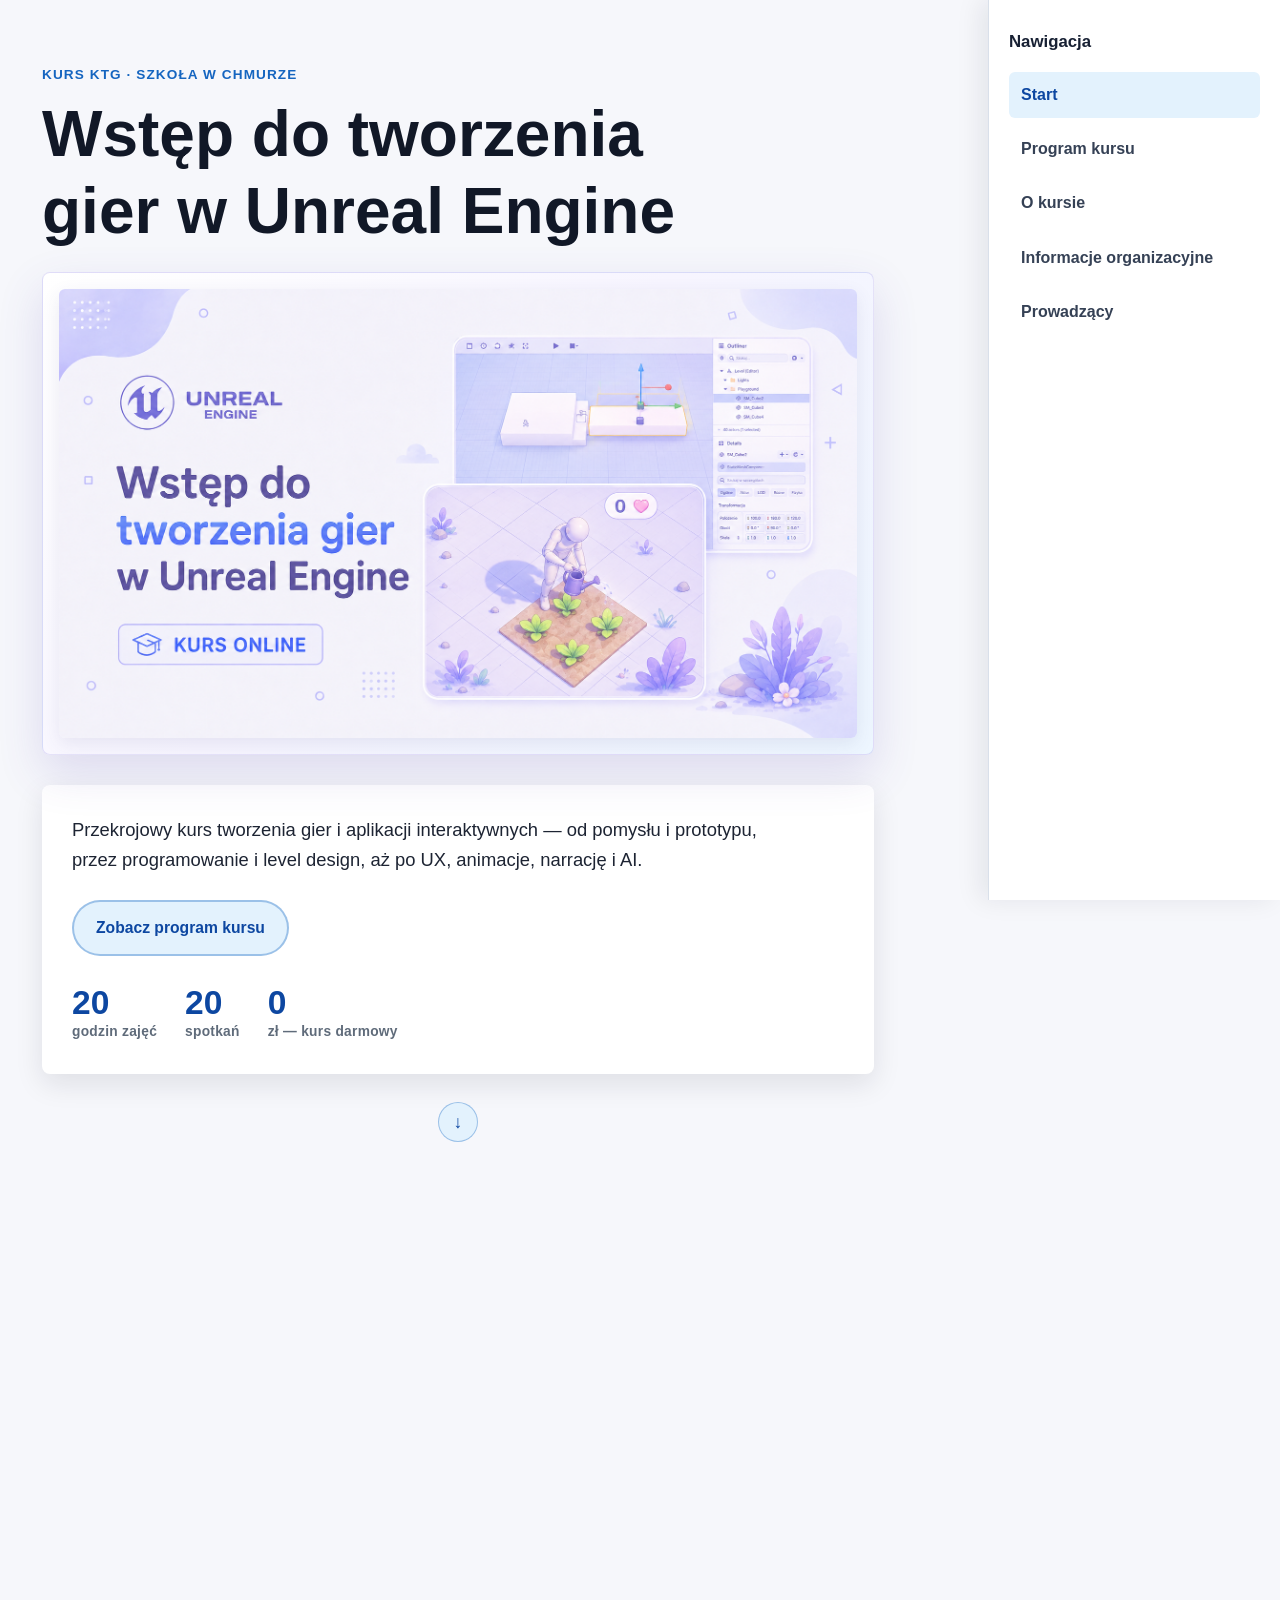
<file: index.html>
<!doctype html>
<html lang="pl">
<head>
  <meta charset="utf-8">
  <meta name="viewport" content="width=device-width, initial-scale=1">
  <meta http-equiv="refresh" content="0; url=ktg/index.html">
  <title>Wstęp do tworzenia gier w Unreal Engine</title>
</head>
<body>
  <p>
    Otwieranie strony kursu:
    <a href="ktg/index.html">ktg/index.html</a>
  </p>
</body>
</html>
</file>
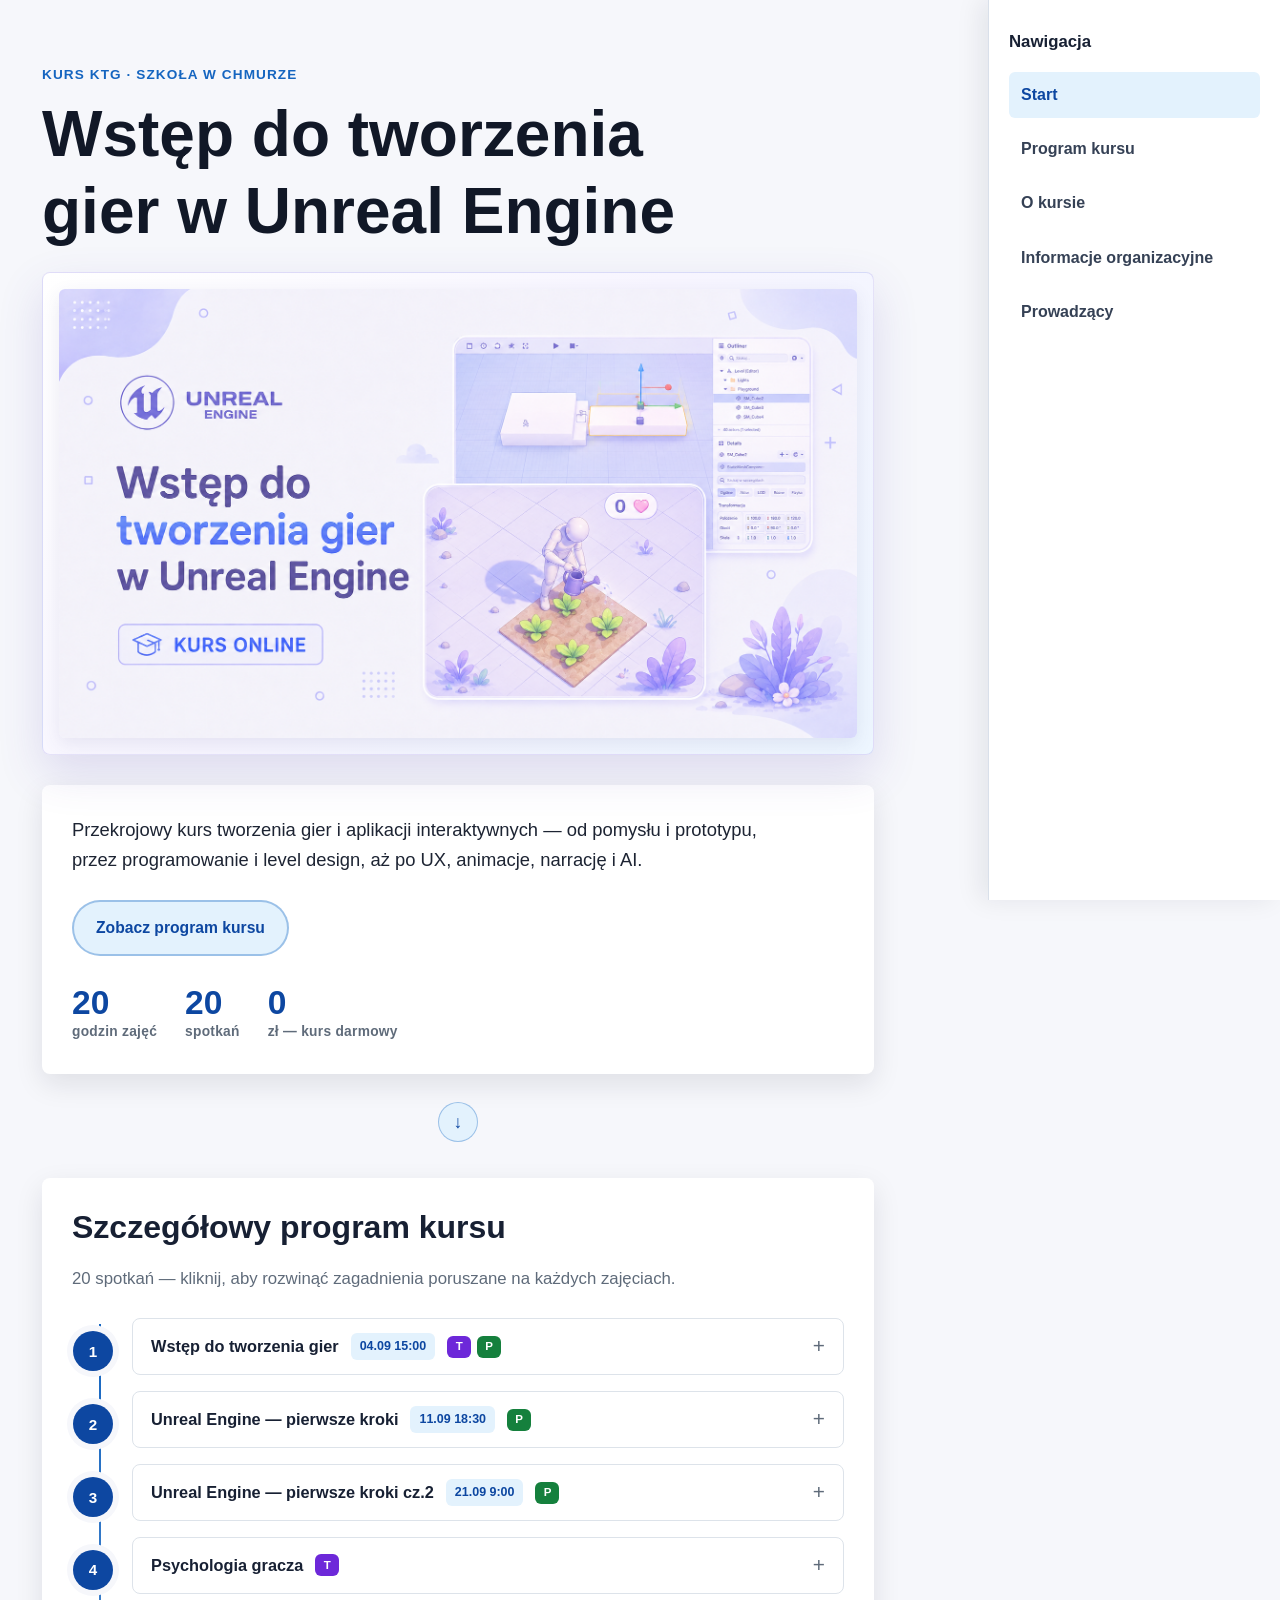
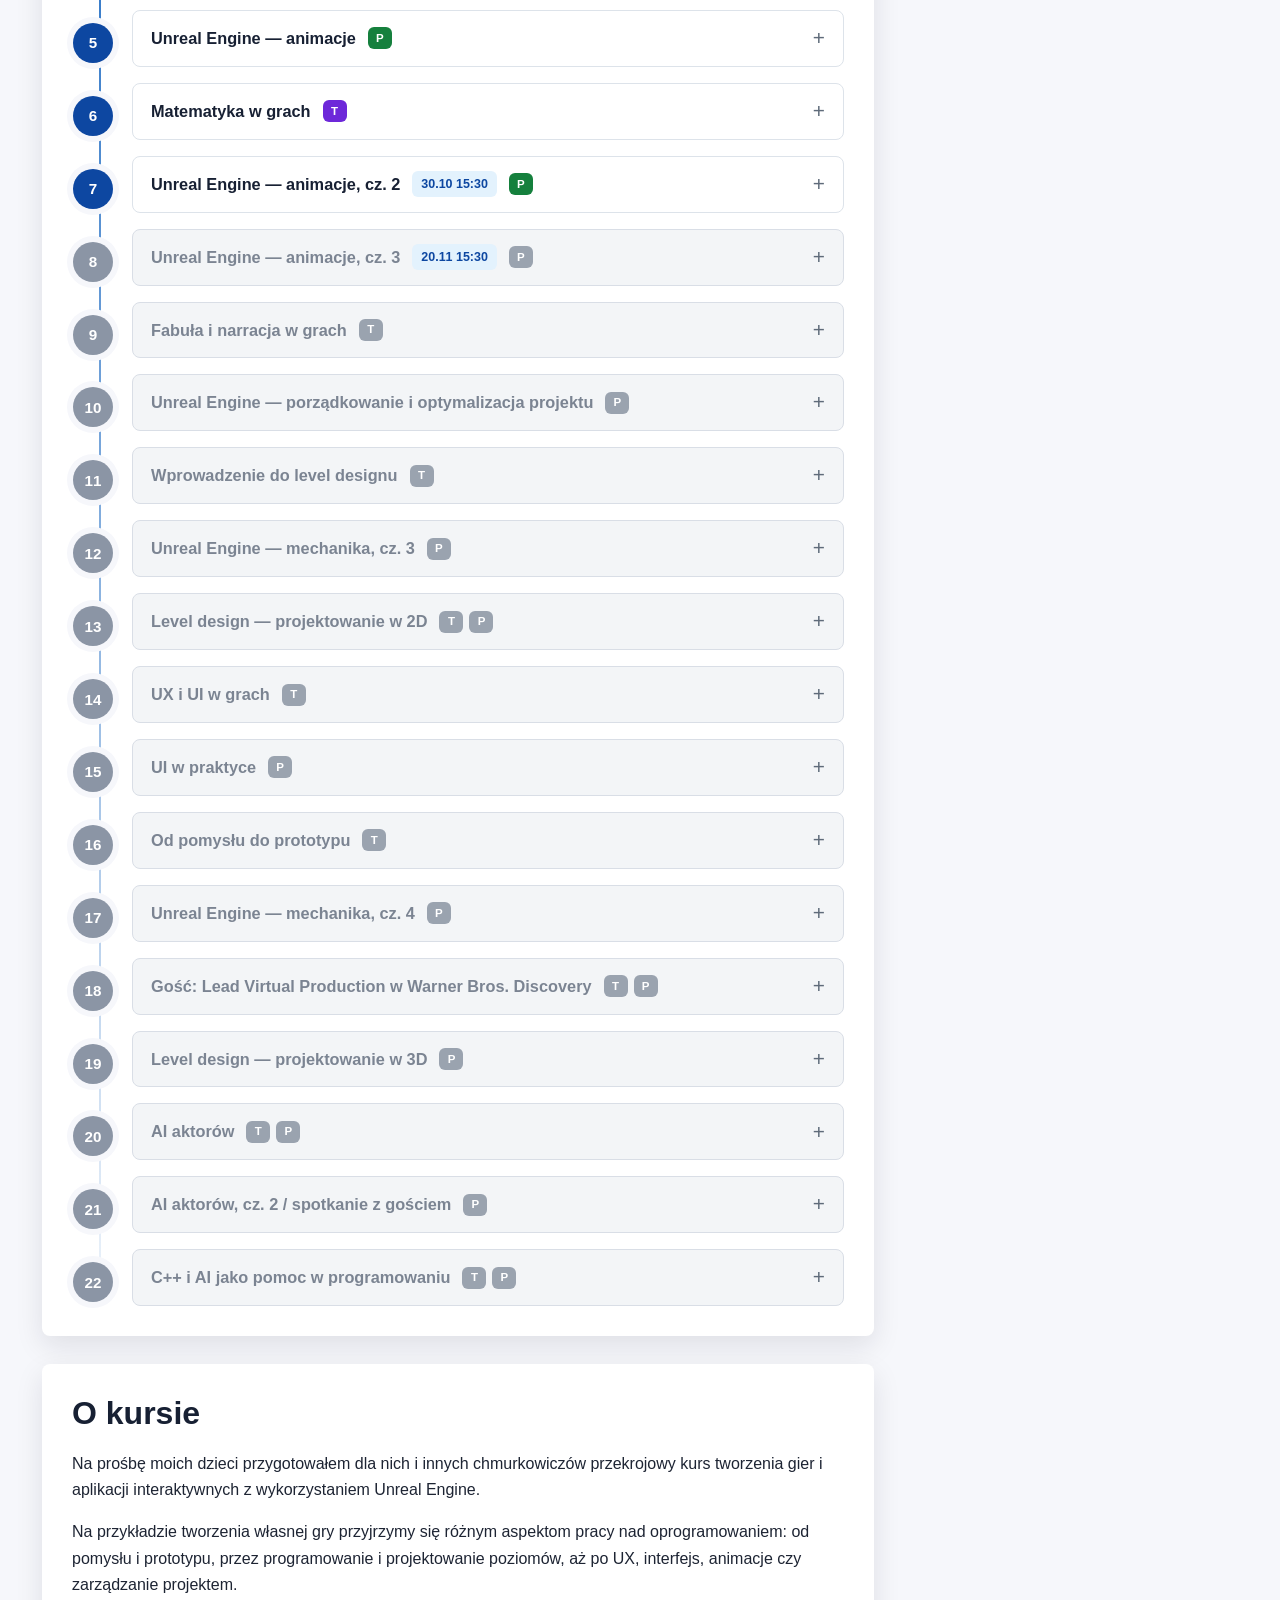
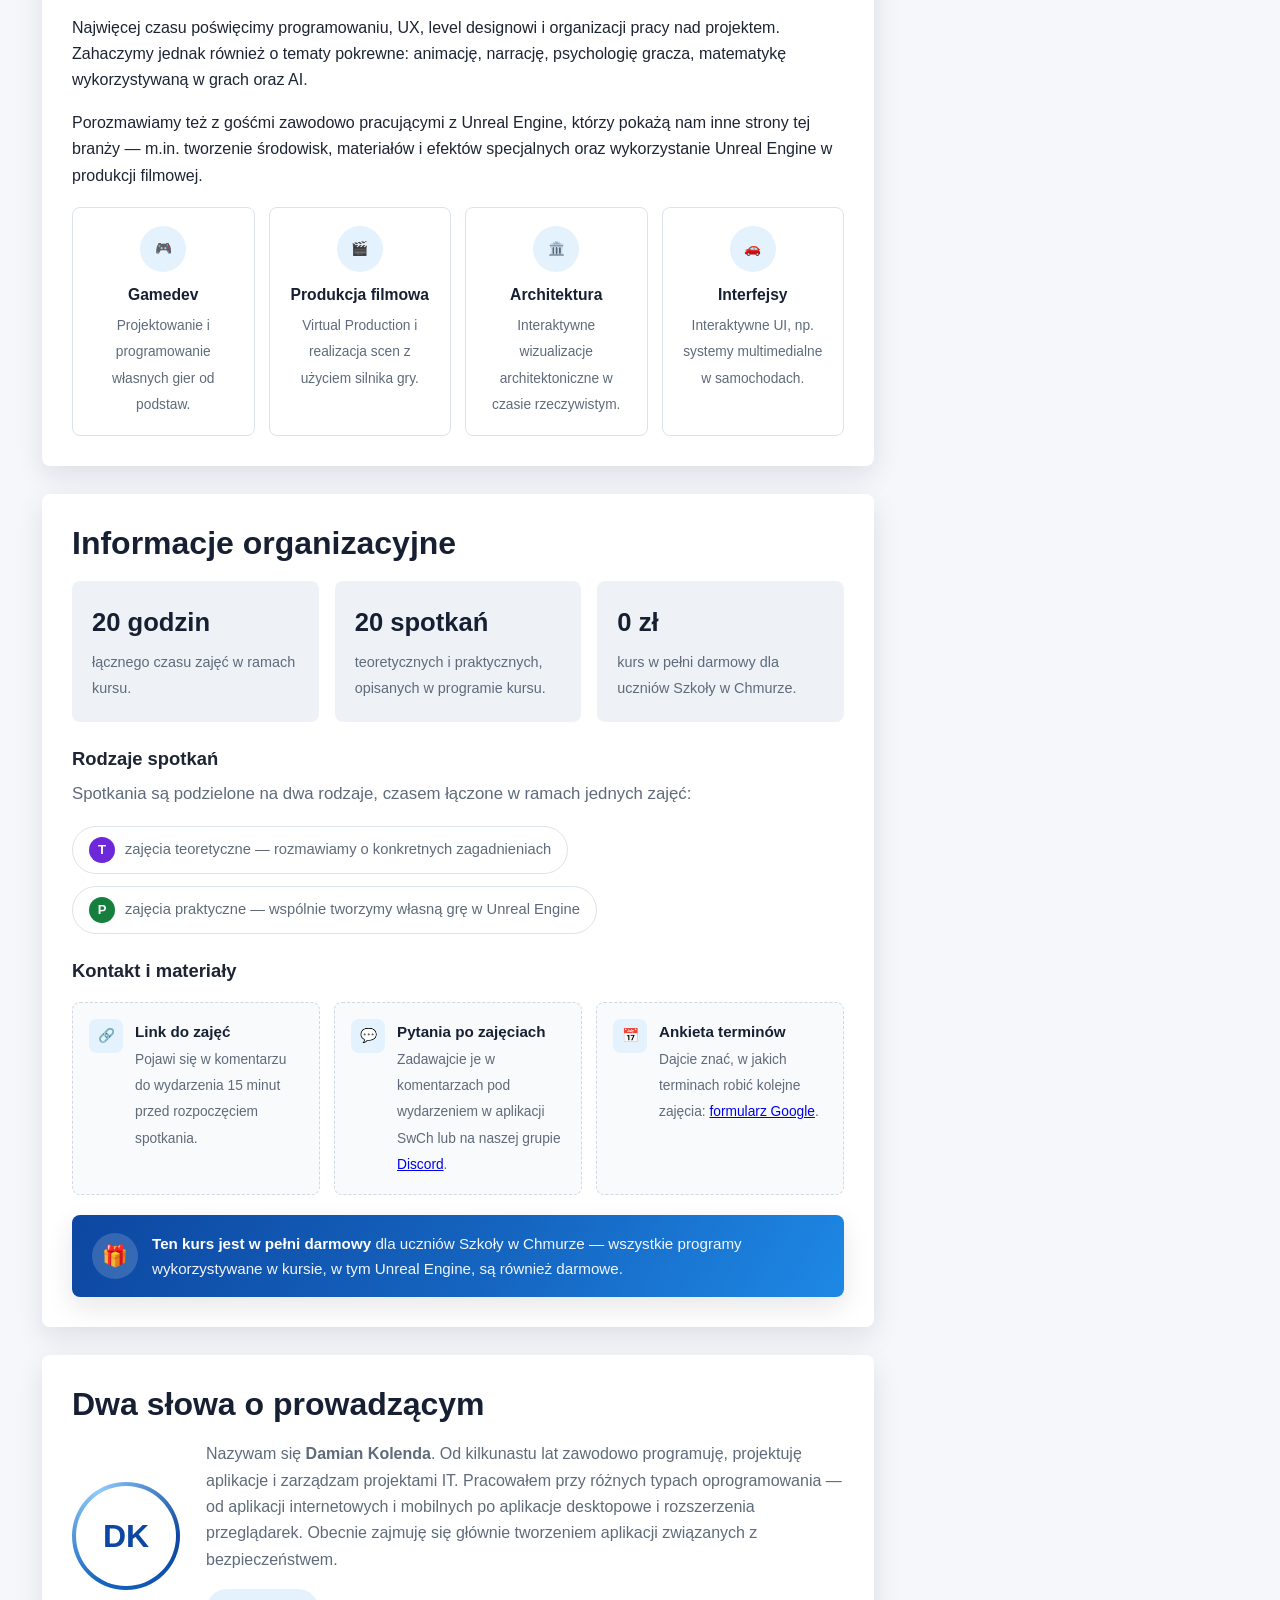
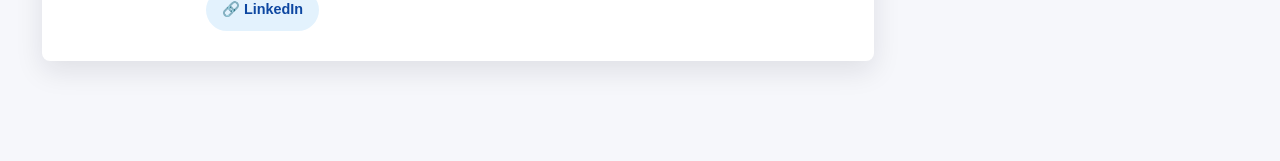
<file: ktg/index.html>
<!doctype html>
<html lang="pl">
<head>
  <meta charset="utf-8">
  <meta name="viewport" content="width=device-width, initial-scale=1">
  <title>Wstęp do tworzenia gier w Unreal Engine</title>
  <meta name="description" content="Przekrojowy, darmowy kurs tworzenia gier i aplikacji interaktywnych w Unreal Engine — program, informacje organizacyjne i materiały.">
  <link rel="stylesheet" href="css/course-page.css">
  <link rel="stylesheet" href="css/home-page.css">
</head>
<body>
  <nav class="right-nav" aria-label="Nawigacja po stronie kursu">
    <strong>Nawigacja</strong>
    <a href="#start">Start</a>
    <a href="#program">Program kursu</a>
    <a href="#o-kursie">O kursie</a>
    <a href="#informacje">Informacje organizacyjne</a>
    <a href="#prowadzacy">Prowadzący</a>
  </nav>

  <main>
    <header class="hero" id="start">
      <p class="eyebrow">Kurs KTG · Szkoła w Chmurze</p>
      <h1>Wstęp do tworzenia<br class="hero-title-break"> gier w Unreal Engine</h1>

      <figure class="hero-banner-frame">
        <img
          class="hero-banner-img"
          data-parallax="0.05"
          data-parallax-max="10"
          src="ktg_assets/img/baner2.png"
          alt="Baner kursu: „Wstęp do tworzenia gier w Unreal Engine”, logo Unreal Engine, plakietka „Kurs online” oraz zrzuty ekranu edytora Unreal Engine."
        >
      </figure>

      <div class="hero-below section">
        <p class="hero-lead">
          Przekrojowy kurs tworzenia gier i aplikacji interaktywnych — od pomysłu i prototypu, przez programowanie
          i level design, aż po UX, animacje, narrację i AI.
        </p>
        <div class="hero-cta">
          <a class="btn btn-ghost" href="#program">Zobacz program kursu</a>
        </div>
        <div class="hero-stats">
          <div class="stat"><span class="stat-num">20</span><span class="stat-label">godzin zajęć</span></div>
          <div class="stat"><span class="stat-num">20</span><span class="stat-label">spotkań</span></div>
          <div class="stat"><span class="stat-num">0</span><span class="stat-label">zł — kurs darmowy</span></div>
        </div>
      </div>

      <a class="scroll-cue" href="#program" aria-label="Przewiń do sekcji „Program kursu”">↓</a>
    </header>

    <section class="section reveal" id="program">
      <h2>Szczegółowy program kursu</h2>
      <p class="lead">20 spotkań — kliknij, aby rozwinąć zagadnienia poruszane na każdych zajęciach.</p>

      <div class="timeline">
        <details class="timeline-item has-page">
          <summary>
            <span class="timeline-num">1</span>
            <strong>Wstęp do tworzenia gier</strong>
            <span class="timeline-date">04.09 15:00</span>
            <span class="timeline-tags"><span class="tag tag-t">T</span><span class="tag tag-p">P</span></span>
          </summary>
          <ul class="timeline-topics">
            <li>Jak powstają gry?</li>
            <li>Kto pracuje przy tworzeniu gier i czym zajmują się poszczególne osoby?</li>
            <li>Jakich narzędzi używa się przy produkcji gier?</li>
            <li>Wprowadzenie do Unreal Engine</li>
            <li>Instalacja i pierwsze kroki</li>
          </ul>
          <div class="timeline-actions" aria-label="Materiały do lekcji 1">
            <a class="timeline-action-btn" href="pdf/wstep_do_ue.pdf" target="_blank" rel="noopener noreferrer">Prezentacja</a>
            <a class="timeline-action-btn timeline-action-btn-secondary" href="https://github.com/dkolenda/uekurs.github.io/tree/lekcja1_wstep" target="_blank" rel="noopener noreferrer">Repozytorium</a>
            <button class="timeline-action-btn timeline-video-btn" type="button" data-video-token="lesson-1">Nagranie wideo</button>
          </div>
        </details>

        <details class="timeline-item has-page">
          <summary>
            <span class="timeline-num">2</span>
            <strong>Unreal Engine — pierwsze kroki</strong>
            <span class="timeline-date">11.09 18:30</span>
            <span class="timeline-tags"><span class="tag tag-p">P</span></span>
          </summary>
          <ul class="timeline-topics">
            <li>Rozmieszczanie elementów na scenie</li>
            <li>Podstawy tworzenia logiki: zdarzenia i zmienne</li>
            <li>Przykłady praktyczne: drabina i portal</li>
          </ul>
          <div class="timeline-actions" aria-label="Materiały do lekcji 2">
            <a class="timeline-action-btn" target="_blank" href="ktg_2_unreal_engine_ferst_step.html">Notatka</a>
            <a class="timeline-action-btn timeline-action-btn-secondary"  target="_blank" href="https://iybr5o.s.gy/Ett3VE" rel="noopener noreferrer">Repozytorium</a>
            <button class="timeline-action-btn timeline-video-btn" type="button" data-video-token="lesson-2">Nagranie wideo</button>
          </div>
        </details>

        <details class="timeline-item has-page">
          <summary>
            <span class="timeline-num">3</span>
            <strong>Unreal Engine — pierwsze kroki cz.2</strong>
            <span class="timeline-date">21.09 9:00</span>
            <span class="timeline-tags"><span class="tag tag-p">P</span></span>
          </summary>
          <ul class="timeline-topics">
            <li>Podstawy tworzenia logiki: zdarzenia i zmienne</li>
            <li>Przykłady praktyczne: portal, ukryte przejscie</li>
          </ul>
          <div class="timeline-actions" aria-label="Materiały do lekcji 3">
            <a class="timeline-action-btn timeline-action-btn-secondary" href="https://github.com/dkolenda/uekurs.github.io/tree/lekcja3_ue_pierwsze_kroki_2" target="_blank" rel="noopener noreferrer">Repozytorium</a>
            <button class="timeline-action-btn timeline-video-btn" type="button" data-video-token="lesson-3">Nagranie wideo</button>
          </div>
        </details>

        <details class="timeline-item has-page">
          <summary>
            <span class="timeline-num">4</span>
            <strong>Psychologia gracza</strong>
            <span class="timeline-tags"><span class="tag tag-t">T</span></span>
          </summary>
          <ul class="timeline-topics">
            <li>Co motywuje gracza? Teoria autodeterminacji</li>
            <li>Typologia graczy Bartle'a</li>
            <li>Stan flow</li>
            <li>Schematy i błędy poznawcze</li>
            <li>Warunkowanie instrumentalne</li>
            <li>Gamifikacja i wykorzystywanie mechanizmów znanych z gier</li>
            <li>Dark patterns w grach</li>
            <li>Zaburzenia związane z graniem</li>
          </ul>
          <div class="timeline-actions" aria-label="Materiały do lekcji 4">
            <a class="timeline-action-btn" href="pdf/tworzenie_gier_psylogia_gracza_v2.pdf" target="_blank" rel="noopener noreferrer">Prezentacja</a>
            <button class="timeline-action-btn timeline-video-btn" type="button" data-video-token="lesson-4">Nagranie wideo</button>
          </div>
        </details>

        <details class="timeline-item has-page">
          <summary>
            <span class="timeline-num">5</span>
            <strong>Unreal Engine — animacje</strong>
            <span class="timeline-tags"><span class="tag tag-p">P</span></span>
          </summary>
          <ul class="timeline-topics">
            <li>Poruszanie aktorów — na przykładzie drzwi</li>
            <li>Tworzenie prostych cutscenek</li>
            <li>Animacje akcji gracza</li>
          </ul>
          <div class="timeline-actions" aria-label="Materiały do lekcji 5">
            <a class="timeline-action-btn" target="_blank" href="ktg_4_unreal_engine_animation.html">Notatka</a>
            <a class="timeline-action-btn timeline-action-btn-secondary" href="https://github.com/dkolenda/uekurs.github.io/tree/lekcja5_ue_animacje" target="_blank" rel="noopener noreferrer">Repozytorium</a>
          </div>
        </details>

        <details class="timeline-item has-page">
          <summary>
            <span class="timeline-num">6</span>
            <strong>Matematyka w grach</strong>
            <span class="timeline-tags"><span class="tag tag-t">T</span></span>
          </summary>
          <ul class="timeline-topics">
            <li>Punkty i wektory</li>
            <li>Okręgi, koła i trójkąty</li>
            <li>Sinus i cosinus — gdzie naprawdę przydają się w grach?</li>
            <li>Kilka bardzo przydatnych wzorów i przykładów</li>
          </ul>
          <div class="timeline-actions" aria-label="Materiały do lekcji 6">
            <a class="timeline-action-btn" href="pdf/tworzenie_gier_matematyka.pdf" target="_blank" rel="noopener noreferrer">Prezentacja</a>
            <button class="timeline-action-btn timeline-video-btn" type="button" data-video-token="lesson-6">Nagranie wideo</button>
          </div>
        </details>

        <details class="timeline-item has-page">
          <summary>
            <span class="timeline-num">7</span>
            <strong>Unreal Engine — animacje, cz. 2</strong>
            <span class="timeline-date">30.10 15:30</span>
            <span class="timeline-tags"><span class="tag tag-p">P</span></span>
          </summary>
          <ul class="timeline-topics">
            <li>Animacje akcji gracza</li>
            <li>Skąd pozyskiwać animacje</li>
            <li>Game Animation Sample Project</li>
            <li>Input Action</li>
          </ul>
          <div class="timeline-actions" aria-label="Materiały do lekcji 7">
            <a class="timeline-action-btn" target="_blank" href="ktg_6_unreal_engine_animation2.html">Notatka</a>
            <button class="timeline-action-btn timeline-video-btn" type="button" data-video-token="lesson-7">Nagranie wideo</button>
          </div>
        </details>

        <details class="timeline-item is-upcoming">
          <summary>
            <span class="timeline-num">8</span>
            <strong>Unreal Engine — animacje, cz. 3</strong>
            <span class="timeline-date">20.11 15:30</span>
            <span class="timeline-tags"><span class="tag tag-p">P</span></span>
          </summary>
          <ul class="timeline-topics">
            <li>MetaHuman — tworzymy realistycznego bohatera</li>
            <li>Tworzenie własnych animacji</li>
            <li>Przykłady praktyczne: podlewanie grządki i użyźnianie gleby</li>
          </ul>
        </details>

        <details class="timeline-item is-upcoming">
          <summary>
            <span class="timeline-num">9</span>
            <strong>Fabuła i narracja w grach</strong>
            <span class="timeline-tags"><span class="tag tag-t">T</span></span>
          </summary>
          <ul class="timeline-topics">
            <li>Pacing — tempo opowiadania historii</li>
            <li>Struktura trzech aktów</li>
            <li>Monomit, czyli podróż bohatera</li>
            <li>Teoria równowagi Tzvetana Todorova</li>
            <li>Narracja emergentna</li>
            <li>Narzędzia pisarza: konflikt, foreshadowing, fałszywy trop, retrospekcja i inne</li>
            <li>Metody szybkiego tworzenia historii: graf świata, historia zbudowana wokół przedmiotu, siedem złotych pytań kryminalistycznych</li>
          </ul>
        </details>

        <details class="timeline-item is-upcoming">
          <summary>
            <span class="timeline-num">10</span>
            <strong>Unreal Engine — porządkowanie i optymalizacja projektu</strong>
            <span class="timeline-tags"><span class="tag tag-p">P</span></span>
          </summary>
          <ul class="timeline-topics">
            <li>Debugowanie</li>
            <li>Analiza zależności</li>
            <li>Podstawy zasad SOLID</li>
            <li>Funkcje</li>
            <li>Komunikacja między aktorami: Interface, Event Dispatcher, Subsystem</li>
          </ul>
        </details>

        <details class="timeline-item is-upcoming">
          <summary>
            <span class="timeline-num">11</span>
            <strong>Wprowadzenie do level designu</strong>
            <span class="timeline-tags"><span class="tag tag-t">T</span></span>
          </summary>
          <ul class="timeline-topics">
            <li>Psychologia gracza w projektowaniu poziomów</li>
            <li>Opowiadanie historii za pomocą otoczenia</li>
            <li>Ścieżki gracza i subtelne kierowanie jego uwagą</li>
            <li>Typowe błędy projektowe</li>
            <li>Blockout</li>
          </ul>
        </details>

        <details class="timeline-item is-upcoming">
          <summary>
            <span class="timeline-num">12</span>
            <strong>Unreal Engine — mechanika, cz. 3</strong>
            <span class="timeline-tags"><span class="tag tag-p">P</span></span>
          </summary>
          <ul class="timeline-topics">
            <li>Zmienne publiczne i listy</li>
            <li>Event Dispatchers</li>
            <li>Przykład praktyczny: tworzymy zagadkę</li>
          </ul>
        </details>

        <details class="timeline-item is-upcoming">
          <summary>
            <span class="timeline-num">13</span>
            <strong>Level design — projektowanie w 2D</strong>
            <span class="timeline-tags"><span class="tag tag-t">T</span><span class="tag tag-p">P</span></span>
          </summary>
          <ul class="timeline-topics">
            <li>Dlaczego research jest ważny?</li>
            <li>Od pomysłu do planu poziomu</li>
            <li>Projektowanie levelu w 2D</li>
            <li>Rysujemy własne poziomy na kartkach</li>
          </ul>
        </details>

        <details class="timeline-item is-upcoming">
          <summary>
            <span class="timeline-num">14</span>
            <strong>UX i UI w grach</strong>
            <span class="timeline-tags"><span class="tag tag-t">T</span></span>
          </summary>
          <ul class="timeline-topics">
            <li>Zasady projektowania dobrego interfejsu</li>
            <li>Najczęstsze błędy</li>
            <li>Interfejs diegetyczny</li>
            <li>Otoczenie jako element interfejsu</li>
            <li>Czym jest HUD?</li>
          </ul>
        </details>

        <details class="timeline-item is-upcoming">
          <summary>
            <span class="timeline-num">15</span>
            <strong>UI w praktyce</strong>
            <span class="timeline-tags"><span class="tag tag-p">P</span></span>
          </summary>
          <ul class="timeline-topics">
            <li>Czym jest Widget?</li>
            <li>Podstawy tworzenia UI w Unreal Engine</li>
            <li>Przykłady praktyczne: HUD i ekwipunek</li>
          </ul>
        </details>

        <details class="timeline-item is-upcoming">
          <summary>
            <span class="timeline-num">16</span>
            <strong>Od pomysłu do prototypu</strong>
            <span class="timeline-tags"><span class="tag tag-t">T</span></span>
          </summary>
          <ul class="timeline-topics">
            <li>Jak wygląda proces planowania i analizy?</li>
            <li>Dla kogo tworzymy grę?</li>
            <li>Podstawowa pętla rozgrywki — game loop</li>
            <li>Prototypowanie i blockout</li>
          </ul>
        </details>

        <details class="timeline-item is-upcoming">
          <summary>
            <span class="timeline-num">17</span>
            <strong>Unreal Engine — mechanika, cz. 4</strong>
            <span class="timeline-tags"><span class="tag tag-p">P</span></span>
          </summary>
          <ul class="timeline-topics">
            <li>Mapowanie sterowania</li>
            <li>Obsługa kontrolera</li>
            <li>Wykrywanie przedmiotów</li>
            <li>Interakcja z obiektami w świecie gry</li>
          </ul>
        </details>

        <details class="timeline-item is-upcoming">
          <summary>
            <span class="timeline-num">18</span>
            <strong>Gość: Lead Virtual Production w Warner Bros. Discovery</strong>
            <span class="timeline-tags"><span class="tag tag-t">T</span><span class="tag tag-p">P</span></span>
          </summary>
          <ul class="timeline-topics">
            <li>Jak tworzy się filmy z wykorzystaniem Unreal Engine?</li>
            <li>Virtual Production od kuchni</li>
            <li>Materiały i efekty specjalne</li>
          </ul>
        </details>

        <details class="timeline-item is-upcoming">
          <summary>
            <span class="timeline-num">19</span>
            <strong>Level design — projektowanie w 3D</strong>
            <span class="timeline-tags"><span class="tag tag-p">P</span></span>
          </summary>
          <ul class="timeline-topics">
            <li>Przenosimy projekt 2D do Unreal Engine</li>
            <li>Budujemy blockout poziomu</li>
            <li>Testujemy ścieżki gracza i czytelność przestrzeni</li>
          </ul>
        </details>

        <details class="timeline-item is-upcoming">
          <summary>
            <span class="timeline-num">20</span>
            <strong>AI aktorów</strong>
            <span class="timeline-tags"><span class="tag tag-t">T</span><span class="tag tag-p">P</span></span>
          </summary>
          <ul class="timeline-topics">
            <li>Do czego potrzebujemy AI w grach?</li>
            <li>Podejmowanie decyzji przez postacie</li>
            <li>Podstawy zachowania NPC</li>
            <li>Pierwsze własne AI w Unreal Engine</li>
          </ul>
        </details>

        <details class="timeline-item is-upcoming">
          <summary>
            <span class="timeline-num">21</span>
            <strong>AI aktorów, cz. 2 / spotkanie z gościem</strong>
            <span class="timeline-tags"><span class="tag tag-p">P</span></span>
          </summary>
          <ul class="timeline-topics">
            <li>Rozwijamy zachowania NPC</li>
            <li>Łączymy AI z mechanikami naszej gry</li>
            <li>Temat spotkania z gościem zostanie podany po jego potwierdzeniu</li>
          </ul>
        </details>

        <details class="timeline-item is-upcoming">
          <summary>
            <span class="timeline-num">22</span>
            <strong>C++ i AI jako pomoc w programowaniu</strong>
            <span class="timeline-tags"><span class="tag tag-t">T</span><span class="tag tag-p">P</span></span>
          </summary>
          <ul class="timeline-topics">
            <li>Po co Unreal Engine wykorzystuje C++?</li>
            <li>Blueprinty a C++</li>
            <li>Jak wygląda kod w projekcie Unreal Engine?</li>
            <li>Czym jest „vibe coding”?</li>
            <li>Jak korzystać z AI jako wsparcia podczas programowania — i gdzie trzeba na nie uważać?</li>
          </ul>
        </details>
      </div>
    </section>

    <section class="section reveal" id="o-kursie">
      <h2>O kursie</h2>
      <p>
        Na prośbę moich dzieci przygotowałem dla nich i innych chmurkowiczów przekrojowy kurs tworzenia gier i aplikacji
        interaktywnych z wykorzystaniem Unreal Engine.
      </p>
      <p>
        Na przykładzie tworzenia własnej gry przyjrzymy się różnym aspektom pracy nad oprogramowaniem: od pomysłu
        i prototypu, przez programowanie i projektowanie poziomów, aż po UX, interfejs, animacje czy zarządzanie
        projektem.
      </p>
      <p>
        Najwięcej czasu poświęcimy programowaniu, UX, level designowi i organizacji pracy nad projektem. Zahaczymy
        jednak również o tematy pokrewne: animację, narrację, psychologię gracza, matematykę wykorzystywaną w grach
        oraz AI.
      </p>
      <p>
        Porozmawiamy też z gośćmi zawodowo pracującymi z Unreal Engine, którzy pokażą nam inne strony tej branży —
        m.in. tworzenie środowisk, materiałów i efektów specjalnych oraz wykorzystanie Unreal Engine w produkcji
        filmowej.
      </p>

      <div class="audience-grid" aria-label="Dla kogo jest ten kurs">
        <article class="audience-tile">
          <span class="audience-icon">🎮</span>
          <strong>Gamedev</strong>
          <span>Projektowanie i programowanie własnych gier od podstaw.</span>
        </article>
        <article class="audience-tile">
          <span class="audience-icon">🎬</span>
          <strong>Produkcja filmowa</strong>
          <span>Virtual Production i realizacja scen z użyciem silnika gry.</span>
        </article>
        <article class="audience-tile">
          <span class="audience-icon">🏛️</span>
          <strong>Architektura</strong>
          <span>Interaktywne wizualizacje architektoniczne w czasie rzeczywistym.</span>
        </article>
        <article class="audience-tile">
          <span class="audience-icon">🚗</span>
          <strong>Interfejsy</strong>
          <span>Interaktywne UI, np. systemy multimedialne w samochodach.</span>
        </article>
      </div>
    </section>

    <section class="section reveal" id="informacje">
      <h2>Informacje organizacyjne</h2>

      <div class="info-strip" aria-label="Podstawowe informacje o kursie">
        <div class="info-card">
          <strong>20 godzin</strong>
          <span>łącznego czasu zajęć w ramach kursu.</span>
        </div>
        <div class="info-card">
          <strong>20 spotkań</strong>
          <span>teoretycznych i praktycznych, opisanych w programie kursu.</span>
        </div>
        <div class="info-card">
          <strong>0 zł</strong>
          <span>kurs w pełni darmowy dla uczniów Szkoły w Chmurze.</span>
        </div>
      </div>

      <h3 style="margin-top: 26px;">Rodzaje spotkań</h3>
      <p class="lead">Spotkania są podzielone na dwa rodzaje, czasem łączone w ramach jednych zajęć:</p>
      <div class="legend-row">
        <span class="legend-chip legend-t"><b>T</b> zajęcia teoretyczne — rozmawiamy o konkretnych zagadnieniach</span>
        <span class="legend-chip legend-p"><b>P</b> zajęcia praktyczne — wspólnie tworzymy własną grę w Unreal Engine</span>
      </div>

      <h3 style="margin-top: 26px;">Kontakt i materiały</h3>
      <div class="contact-row">
        <div class="contact-card">
          <span class="contact-icon">🔗</span>
          <div>
            <strong>Link do zajęć</strong>
            <span>Pojawi się w komentarzu do wydarzenia 15 minut przed rozpoczęciem spotkania.</span>
          </div>
        </div>
        <div class="contact-card">
          <span class="contact-icon">💬</span>
          <div>
            <strong>Pytania po zajęciach</strong>
            <span>Zadawajcie je w komentarzach pod wydarzeniem w aplikacji SwCh lub na naszej grupie <a href="https://discord.gg/wz2NytQ2kA" target="_blank" rel="noopener noreferrer">Discord</a>.</span>
          </div>
        </div>
        <div class="contact-card">
          <span class="contact-icon">📅</span>
          <div>
            <strong>Ankieta terminów</strong>
            <span>Dajcie znać, w jakich terminach robić kolejne zajęcia: <a href="https://forms.gle/KFguqqn21eopVK5c7" target="_blank" rel="noopener noreferrer">formularz Google</a>.</span>
          </div>
        </div>
      </div>

      <div class="free-banner">
        <span class="free-badge">🎁</span>
        <p>
          <strong>Ten kurs jest w pełni darmowy</strong> dla uczniów Szkoły w Chmurze — wszystkie programy
          wykorzystywane w kursie, w tym Unreal Engine, są również darmowe.
        </p>
      </div>
    </section>

    <section class="section reveal" id="prowadzacy">
      <h2>Dwa słowa o prowadzącym</h2>
      <div class="instructor-card">
        <div class="avatar-ring"><span>DK</span></div>
        <div class="instructor-bio">
          <p>
            Nazywam się <strong>Damian Kolenda</strong>. Od kilkunastu lat zawodowo programuję, projektuję aplikacje
            i zarządzam projektami IT. Pracowałem przy różnych typach oprogramowania — od aplikacji internetowych
            i mobilnych po aplikacje desktopowe i rozszerzenia przeglądarek. Obecnie zajmuję się głównie tworzeniem
            aplikacji związanych z bezpieczeństwem.
          </p>
          <div class="instructor-links">
            <a class="link-pill" href="https://www.linkedin.com/in/damian-kolenda/" target="_blank" rel="noopener noreferrer">🔗 LinkedIn</a>
          </div>
        </div>
      </div>
    </section>
  </main>

  <a href="#start" class="back-to-top" aria-label="Wróć na górę strony">↑</a>

  <script src="js/home-page.js" defer></script>
</body>
</html>
</file>
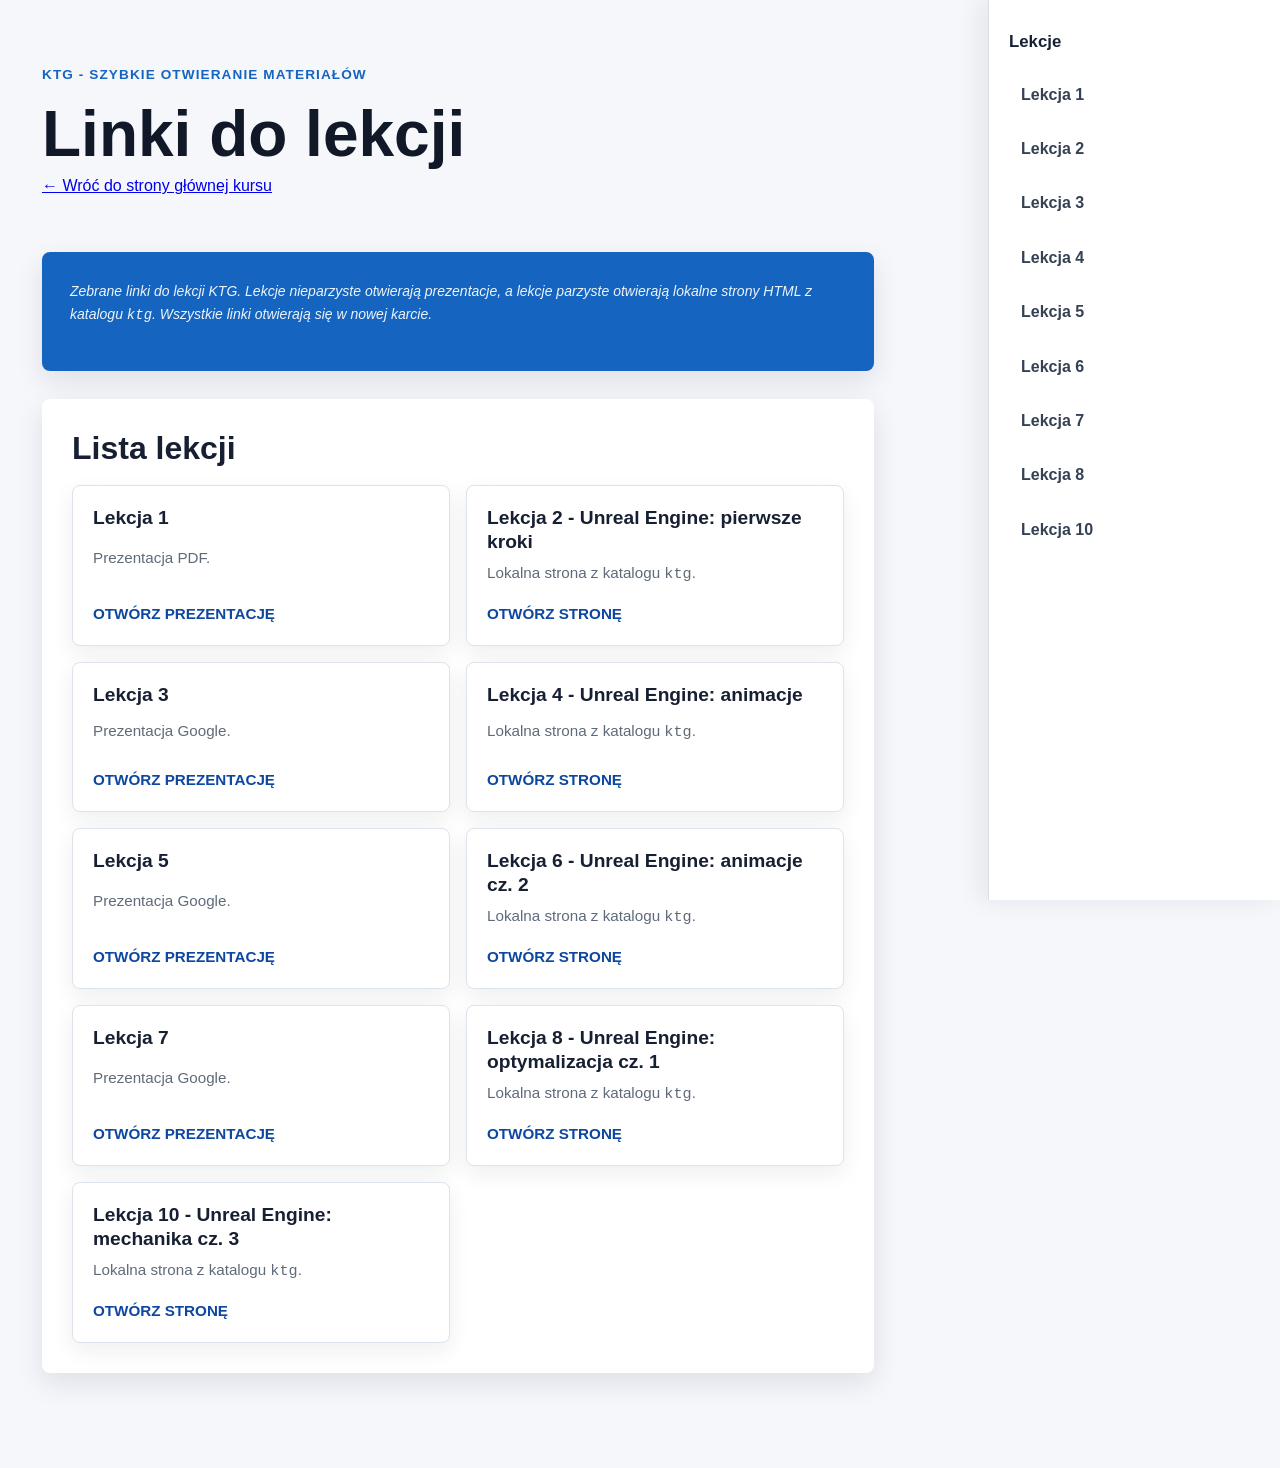
<file: ktg_lekcje.html>
<!doctype html>
<html lang="pl">
<head>
  <meta charset="utf-8">
  <meta name="viewport" content="width=device-width, initial-scale=1">
  <title>Linki do lekcji KTG</title>
  <link rel="stylesheet" href="ktg/css/course-page.css">
  <style>
    .lesson-list {
      display: grid;
      grid-template-columns: repeat(2, minmax(0, 1fr));
      gap: 16px;
      margin-top: 18px;
    }

    .lesson-card {
      display: grid;
      min-height: 150px;
      padding: 20px;
      border: 1px solid #dde3ea;
      border-radius: var(--radius);
      background: #ffffff;
      color: var(--muted);
      text-decoration: none;
      box-shadow: 0 8px 22px rgba(15, 23, 42, 0.07);
    }

    .lesson-card:hover,
    .lesson-card:focus {
      border-color: var(--primary);
      background: var(--primary-soft);
      outline: none;
    }

    .lesson-card strong {
      display: block;
      margin-bottom: 8px;
      color: #172033;
      font-size: 1.2rem;
      line-height: 1.25;
    }

    .lesson-card span {
      display: block;
      font-size: 0.95rem;
      line-height: 1.45;
    }

    .lesson-meta {
      align-self: end;
      margin-top: 18px;
      color: var(--primary-dark);
      font-size: 0.82rem;
      font-weight: 800;
      text-transform: uppercase;
    }

    @media (max-width: 980px) {
      .lesson-list {
        grid-template-columns: 1fr;
      }
    }
  </style>
</head>
<body>
  <nav class="right-nav" aria-label="Nawigacja po lekcjach">
    <strong>Lekcje</strong>
    <a href="#lekcja-1">Lekcja 1</a>
    <a href="#lekcja-2">Lekcja 2</a>
    <a href="#lekcja-3">Lekcja 3</a>
    <a href="#lekcja-4">Lekcja 4</a>
    <a href="#lekcja-5">Lekcja 5</a>
    <a href="#lekcja-6">Lekcja 6</a>
    <a href="#lekcja-7">Lekcja 7</a>
    <a href="#lekcja-8">Lekcja 8</a>
    <a href="#lekcja-10">Lekcja 10</a>
  </nav>

  <main>
    <header class="hero">
      <p class="eyebrow">KTG - szybkie otwieranie materiałów</p>
      <h1>Linki do lekcji</h1>
      <p><a href="ktg/index.html">← Wróć do strony głównej kursu</a></p>
    </header>

    <section class="intro-card">
      <p>
        Zebrane linki do lekcji KTG. Lekcje nieparzyste otwierają prezentacje, a lekcje parzyste otwierają
        lokalne strony HTML z katalogu <code>ktg</code>. Wszystkie linki otwierają się w nowej karcie.
      </p>
    </section>

    <section class="section">
      <h2>Lista lekcji</h2>

      <div class="lesson-list" aria-label="Linki do lekcji KTG">
        <a class="lesson-card" id="lekcja-1" href="ktg/pdf/wstep_do_ue.pdf" target="_blank" rel="noopener noreferrer">
          <strong>Lekcja 1</strong>
          <span>Prezentacja PDF.</span>
          <span class="lesson-meta">Otwórz prezentację</span>
        </a>

        <a class="lesson-card" id="lekcja-2" href="ktg/ktg_2_unreal_engine_ferst_step.html" target="_blank" rel="noopener noreferrer">
          <strong>Lekcja 2 - Unreal Engine: pierwsze kroki</strong>
          <span>Lokalna strona z katalogu <code>ktg</code>.</span>
          <span class="lesson-meta">Otwórz stronę</span>
        </a>

        <a class="lesson-card" id="lekcja-3" href="https://docs.google.com/presentation/d/1mGvvK-uy0_IYTw_H-oValEcpxCb37vpFsZhU3j-p49Q/edit?usp=sharing" target="_blank" rel="noopener noreferrer">
          <strong>Lekcja 3</strong>
          <span>Prezentacja Google.</span>
          <span class="lesson-meta">Otwórz prezentację</span>
        </a>

        <a class="lesson-card" id="lekcja-4" href="ktg/ktg_4_unreal_engine_animation.html" target="_blank" rel="noopener noreferrer">
          <strong>Lekcja 4 - Unreal Engine: animacje</strong>
          <span>Lokalna strona z katalogu <code>ktg</code>.</span>
          <span class="lesson-meta">Otwórz stronę</span>
        </a>

        <a class="lesson-card" id="lekcja-5" href="https://docs.google.com/presentation/d/1UPtX9LwixOKrjx7JtUuxMoMluep2W5HfSQbIGq3Sxzs/edit?usp=sharing" target="_blank" rel="noopener noreferrer">
          <strong>Lekcja 5</strong>
          <span>Prezentacja Google.</span>
          <span class="lesson-meta">Otwórz prezentację</span>
        </a>

        <a class="lesson-card" id="lekcja-6" href="ktg/ktg_6_unreal_engine_animation2.html" target="_blank" rel="noopener noreferrer">
          <strong>Lekcja 6 - Unreal Engine: animacje cz. 2</strong>
          <span>Lokalna strona z katalogu <code>ktg</code>.</span>
          <span class="lesson-meta">Otwórz stronę</span>
        </a>

        <a class="lesson-card" id="lekcja-7" href="https://docs.google.com/presentation/d/1AtXLdgTvxU5UUs_R9PFSOuv4fWEmK0xZxgeooN16N6s/edit?usp=sharing" target="_blank" rel="noopener noreferrer">
          <strong>Lekcja 7</strong>
          <span>Prezentacja Google.</span>
          <span class="lesson-meta">Otwórz prezentację</span>
        </a>

        <a class="lesson-card" id="lekcja-8" href="ktg/ktg_8_unreal_engine_optymalizacja_1.html" target="_blank" rel="noopener noreferrer">
          <strong>Lekcja 8 - Unreal Engine: optymalizacja cz. 1</strong>
          <span>Lokalna strona z katalogu <code>ktg</code>.</span>
          <span class="lesson-meta">Otwórz stronę</span>
        </a>

        <a class="lesson-card" id="lekcja-10" href="ktg/ktg_10_unreal_engine_event_dispatch.html" target="_blank" rel="noopener noreferrer">
          <strong>Lekcja 10 - Unreal Engine: mechanika cz. 3</strong>
          <span>Lokalna strona z katalogu <code>ktg</code>.</span>
          <span class="lesson-meta">Otwórz stronę</span>
        </a>
      </div>
    </section>
  </main>
</body>
</html>
</file>
<file: ktg/css/course-page.css>
﻿:root {
  --bg: #f6f7fb;
  --surface: #ffffff;
  --surface-soft: #eef2f7;
  --text: #1d2433;
  --muted: #5f6b7a;
  --primary: #1565c0;
  --primary-dark: #0d47a1;
  --primary-soft: #e3f2fd;
  --warning: #fff4cc;
  --warning-border: #ffca28;
  --note: #eceff1;
  --note-border: #b0bec5;
  --shadow: 0 10px 28px rgba(15, 23, 42, 0.10);
  --radius: 8px;
  --nav-width: 292px;
}

* {
  box-sizing: border-box;
}

html {
  scroll-behavior: smooth;
}

body {
  margin: 0;
  background: var(--bg);
  color: var(--text);
  font-family: Roboto, "Segoe UI", Arial, sans-serif;
  line-height: 1.65;
}

main {
  width: min(1040px, calc(100% - var(--nav-width) - 72px));
  margin: 0;
  padding: 48px 42px 72px;
}

.hero {
  margin-bottom: 28px;
  padding: 16px 0 8px;
  color: var(--text);
}

.eyebrow {
  margin: 0 0 10px;
  color: var(--primary);
  font-size: 0.85rem;
  font-weight: 700;
  letter-spacing: 0.08em;
  text-transform: uppercase;
}

h1,
h2,
h3 {
  line-height: 1.2;
}

h1 {
  max-width: 760px;
  margin: 0;
  font-size: clamp(2.2rem, 5vw, 4.7rem);
  font-weight: 800;
  color: #111827;
}

h2 {
  margin: 0 0 18px;
  font-size: 2rem;
  color: #172033;
}

h3 {
  margin: 0 0 10px;
  font-size: 1.15rem;
}

h4 {
  margin: 22px 0 0;
  color: #172033;
  font-size: 1rem;
}

p {
  margin: 0 0 16px;
}

.intro-card,
.section,
.media-card {
  border-radius: var(--radius);
  background: var(--surface);
  box-shadow: var(--shadow);
}

.intro-card {
  margin-bottom: 28px;
  padding: 28px;
  background: var(--primary);
  color: #ffffff;
  font-size: 14px;
  font-style: italic;
}

.intro-card h2 {
  color: #ffffff;
  font-size: 14px;
  font-style: italic;
}

.intro-card p {
  max-width: 860px;
  color: rgba(255, 255, 255, 0.92);
  font-size: 14px;
}

.blue-info {
  margin: 20px 0 0;
  padding: 14px;
  border-radius: var(--radius);
  background: var(--primary);
  color: #ffffff;
  font-size: 14px;
  font-style: italic;
  box-shadow: var(--shadow);
}

.blue-info h4 {
  margin: 12px 0 8px;
  color: #ffffff;
}

.blue-info h4:first-child {
  margin-top: 0;
}

.naming-info {
  margin: 20px 0 0;
  padding: 14px;
  border-radius: var(--radius);
  background: #3f3a1f;
  color: #ffffff;
  font-size: 14px;
  font-style: italic;
  box-shadow: var(--shadow);
}

.shortcut-card {
  margin-top: 16px;
  padding: 12px;
  border: 1px solid rgba(255, 255, 255, 0.24);
  border-radius: var(--radius);
  background: rgba(255, 255, 255, 0.12);
}

.shortcut-row {
  display: flex;
  flex-direction: column;
  gap: 8px;
  margin-top: 0;
}

.shortcut {
  display: flex;
  min-height: 0;
  padding: 8px 10px;
  border: 1px solid rgba(255, 255, 255, 0.24);
  border-radius: var(--radius);
  background: rgba(255, 255, 255, 0.10);
  align-items: flex-start;
  gap: 10px;
  white-space: normal;
  overflow-x: visible;
}

.keyline {
  display: flex;
  flex-wrap: wrap;
  gap: 6px;
  margin-bottom: 0;
  align-items: center;
  flex: 0 0 auto;
}

kbd,
.tool-pill {
  display: inline-flex;
  min-width: 28px;
  min-height: 28px;
  padding: 4px 8px;
  align-items: center;
  justify-content: center;
  border-radius: 6px;
  background: #ffffff;
  color: var(--primary-dark);
  font-size: 13px;
  font-weight: 800;
  box-shadow: 0 3px 0 rgba(0, 0, 0, 0.18);
}

.tool-pill {
  gap: 7px;
  min-width: auto;
  background: #f8fafc;
  border: 1px solid rgba(13, 71, 161, 0.22);
  color: #0f172a;
}

.shortcut .tool-pill {
  color: #0f172a;
}

.shortcut strong {
  display: inline;
  margin-bottom: 2px;
  font-size: 13px;
}

.shortcut span {
  color: rgba(255, 255, 255, 0.86);
  font-size: 12px;
  line-height: 1.45;
}

.shortcut-desc {
  display: block;
  min-width: 0;
  flex: 1 1 auto;
  gap: 6px;
  white-space: normal;
  overflow-wrap: anywhere;
}

.naming-row .shortcut {
  align-items: flex-start;
  white-space: normal;
  overflow-x: visible;
}

.naming-row .shortcut-desc {
  display: block;
}

.naming-row .shortcut-desc strong {
  display: block;
  color: #ffffff;
}

.naming-info .shortcut {
  border-color: rgba(253, 230, 138, 0.36);
  background: rgba(255, 255, 255, 0.12);
}

.naming-info kbd {
  background: #fef3c7;
  color: #713f12;
}

.section {
  margin-bottom: 28px;
  padding: 30px;
}

.lead {
  color: var(--muted);
  font-size: 1.05rem;
}

.grid {
  display: grid;
  grid-template-columns: repeat(2, minmax(0, 1fr));
  gap: 18px;
  margin-top: 18px;
}

.tile {
  min-height: 160px;
  padding: 20px;
  border: 1px solid #dde3ea;
  border-radius: var(--radius);
  background: #ffffff;
}

.tile-icon {
  display: inline-flex;
  width: 42px;
  height: 42px;
  margin-bottom: 12px;
  align-items: center;
  justify-content: center;
  border-radius: 50%;
  background: var(--primary-soft);
  color: var(--primary);
  font-size: 1.35rem;
  font-weight: 800;
}

.tile-icon.editor-icons {
  width: auto;
  min-width: 52px;
  height: 42px;
  padding: 4px;
  gap: 5px;
  overflow: hidden;
  border-radius: 6px;
  background: #202020;
  color: transparent;
  font-size: 0;
}

/* Cropped directly from the Place Actors sidebar in ktg2_interface.png. */
.editor-icon {
  display: block;
  width: 44px;
  height: 34px;
  border-radius: 4px;
  background-image: url("../ktg_assets/img/ktg2_interface.png");
  background-repeat: no-repeat;
  background-size: 1918px 1016px;
}

.editor-icon--shapes {
  background-position: -22px -598px;
}

.editor-icon--lights {
  background-position: -22px -444px;
}

.editor-icon--cine {
  background-position: -22px -524px;
}

.editor-icon--trigger-box {
  width: 34px;
  background-position: -105px -456px;
}

.editor-icon--vfx {
  background-position: -22px -810px;
}

.list-methods {
  grid-template-columns: 1fr;
}

.list-methods .tile {
  min-height: auto;
}

.method-node-figure {
  margin: 10px 0 14px;
}

.method-node-figure img {
  display: block;
  width: auto;
  max-width: 100%;
  max-height: 360px;
  object-fit: contain;
  border-radius: 6px;
  background: #1f2937;
}

.tile-image {
  display: block;
  width: 100%;
  height: auto;
  margin-bottom: 0;
  object-fit: contain;
  border-radius: 6px;
  background: var(--primary-soft);
}

.media-tile {
  display: grid;
  grid-template-columns: minmax(180px, 62%) minmax(110px, 38%);
  align-items: center;
  gap: 14px;
  padding: 12px;
}

.media-tile .tile-copy {
  min-width: 0;
  padding: 8px 4px 8px 0;
  font-size: 0.92rem;
  line-height: 1.5;
}

.media-tile .tile-copy p {
  margin-bottom: 0;
}

.callout {
  margin: 18px 0 0;
  padding: 18px 20px;
  border-left: 6px solid;
  border-radius: var(--radius);
  display: grid;
  grid-template-columns: 32px 1fr;
  gap: 12px;
  align-items: start;
}

.mistake {
  border-color: var(--warning-border);
  background: var(--warning);
}

.curiosity {
  border-color: var(--primary);
  background: var(--primary-soft);
}

.callout-icon {
  display: inline-grid;
  width: 28px;
  height: 28px;
  border-radius: 50%;
  place-items: center;
  font-style: normal;
  font-weight: 900;
  line-height: 1;
}

.mistake .callout-icon {
  background: #ffca28;
  color: #3a2a00;
}

.curiosity .callout-icon {
  background: var(--primary);
  color: #ffffff;
}

figure {
  margin: 22px 0 0;
}

.media-card {
  overflow: hidden;
  border: 1px solid #d7dee8;
}

img {
  display: block;
  width: 100%;
  height: auto;
}

img.is-zoomable {
  cursor: zoom-in;
}

img.is-zoomable:focus {
  outline: 3px solid var(--primary);
  outline-offset: 3px;
}

figcaption {
  padding: 12px 14px;
  background: #f8fafc;
  color: var(--muted);
  font-size: 0.92rem;
}

.steps {
  display: grid;
  gap: 14px;
  margin: 18px 0 0;
  padding: 0;
  list-style: none;
  counter-reset: step;
}

.steps li {
  position: relative;
  padding: 16px 16px 16px 58px;
  border: 1px solid #dde3ea;
  border-radius: var(--radius);
  background: #ffffff;
}

.steps li::before {
  position: absolute;
  left: 16px;
  top: 16px;
  width: 28px;
  height: 28px;
  border-radius: 50%;
  background: var(--primary);
  color: #ffffff;
  content: counter(step);
  counter-increment: step;
  display: grid;
  place-items: center;
  font-weight: 800;
}

.right-nav {
  position: fixed;
  top: 0;
  right: 0;
  width: var(--nav-width);
  height: 100vh;
  padding: 28px 20px;
  background: #ffffff;
  border-left: 1px solid #d9e0ea;
  box-shadow: -8px 0 24px rgba(15, 23, 42, 0.08);
  overflow-y: auto;
}

.right-nav strong {
  display: block;
  margin-bottom: 16px;
  color: #172033;
  font-size: 1.05rem;
}

.right-nav a {
  display: block;
  margin-bottom: 8px;
  padding: 10px 12px;
  border-radius: 6px;
  color: #354155;
  text-decoration: none;
  font-weight: 650;
}

.right-nav a:hover,
.right-nav a:focus {
  background: var(--primary-soft);
  color: var(--primary-dark);
  outline: none;
}

.nav-hint {
  margin-top: 18px;
  padding: 12px;
  border-radius: var(--radius);
  background: var(--surface-soft);
  color: var(--muted);
  font-size: 0.88rem;
  line-height: 1.45;
}

.badge-list {
  display: flex;
  flex-wrap: wrap;
  gap: 10px;
  margin-top: 14px;
}

.badge {
  padding: 7px 11px;
  border-radius: 999px;
  background: var(--primary-soft);
  color: var(--primary-dark);
  font-size: 0.9rem;
  font-weight: 700;
}

.script-drawer {
  margin-top: 20px;
  border: 1px solid #d7dee8;
  border-radius: var(--radius);
  background: #ffffff;
  box-shadow: var(--shadow);
  overflow: hidden;
}

.script-drawer summary {
  display: flex;
  min-height: 56px;
  padding: 14px 18px;
  align-items: center;
  gap: 12px;
  background: var(--primary);
  color: #ffffff;
  cursor: pointer;
  font-weight: 800;
  list-style: none;
}

.script-drawer summary::-webkit-details-marker {
  display: none;
}

.script-drawer summary::after {
  margin-left: auto;
  content: "+";
  font-size: 1.25rem;
  line-height: 1;
}

.script-drawer[open] summary::after {
  content: "-";
}

.script-icon {
  display: inline-grid;
  width: 32px;
  height: 32px;
  border-radius: 6px;
  place-items: center;
  background: #ffffff;
  color: var(--primary-dark);
  font-size: 0.86rem;
  font-weight: 900;
  box-shadow: 0 3px 0 rgba(0, 0, 0, 0.18);
}

.script-drawer figure {
  margin: 0;
  border: 0;
  border-radius: 0;
  box-shadow: none;
}

.variable-grid {
  display: grid;
  grid-template-columns: repeat(2, minmax(0, 1fr));
  gap: 12px;
  margin-top: 10px;
}

.variable-kind-list {
  grid-template-columns: 1fr;
}

.variable-card {
  padding: 14px;
  border: 1px solid #dde3ea;
  border-radius: var(--radius);
  background: #ffffff;
}

.variable-card h3 {
  display: inline-flex;
  margin-bottom: 8px;
  padding: 4px 8px;
  border-radius: 6px;
  color: #ffffff;
  font-size: 0.95rem;
}

.variable-card p {
  margin-bottom: 0;
  color: var(--muted);
  font-size: 0.94rem;
  line-height: 1.5;
}

.var-bool h3 {
  background: #b91c1c;
}

.var-actor h3 {
  background: #2563eb;
}

.var-int h3 {
  background: #15803d;
}

.var-text h3 {
  background: #b45309;
}

.collision-panel {
  display: grid;
  gap: 16px;
  margin-top: 20px;
}

.collision-grid {
  display: grid;
  grid-template-columns: repeat(2, minmax(0, 1fr));
  gap: 14px;
}

.collision-card {
  padding: 18px;
  border: 1px solid #dde3ea;
  border-radius: var(--radius);
  background: #ffffff;
}

.collision-card h3 {
  display: flex;
  gap: 10px;
  align-items: center;
}

.collision-tag {
  display: inline-grid;
  width: 30px;
  height: 30px;
  border-radius: 6px;
  place-items: center;
  background: var(--primary);
  color: #ffffff;
  font-size: 0.85rem;
  font-weight: 900;
}

.collision-card p,
.collision-card li {
  color: var(--muted);
  font-size: 0.95rem;
}

.collision-card ul {
  display: grid;
  gap: 8px;
  margin: 10px 0 0;
  padding-left: 20px;
}

.response-strip {
  display: grid;
  grid-template-columns: repeat(3, minmax(0, 1fr));
  gap: 10px;
  margin-top: 12px;
}

.response-pill {
  min-height: 86px;
  padding: 12px;
  border-radius: var(--radius);
  background: var(--surface-soft);
}

.response-pill strong {
  display: block;
  margin-bottom: 4px;
  color: #172033;
}

.response-pill span {
  display: block;
  color: var(--muted);
  font-size: 0.88rem;
  line-height: 1.45;
}

.collision-wide {
  grid-column: 1 / -1;
}

.collision-list {
  display: grid;
  grid-template-columns: repeat(2, minmax(0, 1fr));
  gap: 10px;
  margin-top: 12px;
}

.collision-option {
  padding: 12px;
  border-radius: var(--radius);
  background: var(--surface-soft);
  color: var(--muted);
  font-size: 0.92rem;
  line-height: 1.45;
}

.collision-option strong {
  display: block;
  margin-bottom: 3px;
  color: #172033;
}

.video-list {
  display: grid;
  grid-template-columns: repeat(3, minmax(0, 1fr));
  gap: 12px;
  margin-top: 18px;
}

.video-card {
  display: grid;
  border: 1px solid #dde3ea;
  border-radius: var(--radius);
  background: #ffffff;
  color: var(--muted);
  text-decoration: none;
  overflow: hidden;
}

.video-card:hover,
.video-card:focus {
  border-color: var(--primary);
  outline: none;
}

.video-card img {
  aspect-ratio: 16 / 9;
  object-fit: cover;
}

.video-card strong {
  display: block;
  padding: 12px 12px 2px;
  color: #172033;
  line-height: 1.35;
}

.video-card span {
  display: block;
  padding: 0 12px 12px;
  font-size: 0.9rem;
  line-height: 1.45;
}

.has-lightbox {
  overflow: hidden;
}

.image-lightbox[hidden] {
  display: none;
}

.image-lightbox {
  position: fixed;
  inset: 0;
  z-index: 1000;
  display: grid;
  padding: 22px;
  place-items: center;
  background: rgba(15, 23, 42, 0.82);
}

.image-lightbox-panel {
  display: grid;
  grid-template-rows: auto minmax(0, 1fr);
  width: min(1180px, 100%);
  height: min(820px, 100%);
  border-radius: var(--radius);
  background: #0f172a;
  box-shadow: 0 20px 60px rgba(0, 0, 0, 0.36);
  overflow: hidden;
}

.image-lightbox-toolbar {
  display: flex;
  min-height: 54px;
  padding: 10px;
  justify-content: flex-end;
  gap: 8px;
  background: #ffffff;
  border-bottom: 1px solid #d9e0ea;
}

.image-lightbox-button {
  min-width: 42px;
  min-height: 34px;
  padding: 6px 10px;
  border: 1px solid #cfd8e3;
  border-radius: 6px;
  background: #f8fafc;
  color: var(--text);
  cursor: pointer;
  font: inherit;
  font-weight: 800;
}

.image-lightbox-button:hover,
.image-lightbox-button:focus {
  border-color: var(--primary);
  background: var(--primary-soft);
  outline: none;
}

.image-lightbox-stage {
  display: block;
  min-height: 0;
  padding: 20px;
  overflow: auto;
  text-align: center;
}

.image-lightbox-stage img {
  width: auto;
  max-width: none;
  max-height: none;
  margin: 0 auto;
  transition: width 120ms ease, height 120ms ease;
}

.blueprint-layout {
  display: grid;
  grid-template-columns: minmax(280px, 0.95fr) minmax(320px, 1.05fr);
  gap: 18px;
  align-items: start;
  margin-top: 18px;
}

.blueprint-map {
  display: grid;
  gap: 12px;
}

.blueprint-card {
  position: relative;
  padding: 16px 16px 16px 58px;
  border: 1px solid #dde3ea;
  border-radius: var(--radius);
  background: #ffffff;
}

.blueprint-card::before {
  position: absolute;
  left: 16px;
  top: 16px;
  width: 30px;
  height: 30px;
  border-radius: 6px;
  background: var(--primary);
  color: #ffffff;
  content: attr(data-label);
  display: grid;
  place-items: center;
  font-size: 0.8rem;
  font-weight: 900;
}

.blueprint-card h3 {
  margin-bottom: 6px;
}

.blueprint-card p {
  margin-bottom: 0;
  color: var(--muted);
  font-size: 0.94rem;
  line-height: 1.5;
}

.blueprint-card.is-wide {
  grid-column: 1 / -1;
  border-color: rgba(21, 101, 192, 0.35);
  background: var(--primary-soft);
}

.blueprint-card.is-wide::before {
  background: var(--primary-dark);
}

.quiz {
  display: grid;
  gap: 18px;
  margin-top: 18px;
}

.quiz-question {
  padding: 18px;
  border: 1px solid #dde3ea;
  border-radius: var(--radius);
  background: #ffffff;
}

.quiz-question p {
  margin-bottom: 12px;
  font-weight: 800;
  line-height: 1.4;
}

.quiz-options {
  display: grid;
  gap: 8px;
}

.quiz-option {
  width: 100%;
  padding: 10px 12px;
  border: 1px solid #cfd8e3;
  border-radius: 6px;
  background: #f8fafc;
  color: var(--text);
  cursor: pointer;
  font: inherit;
  text-align: left;
}

.quiz-option:hover,
.quiz-option:focus {
  border-color: var(--primary);
  background: var(--primary-soft);
  outline: none;
}

.quiz-option.is-correct {
  border-color: #16a34a;
  background: #dcfce7;
  color: #14532d;
  font-weight: 800;
}

.quiz-option.is-wrong {
  border-color: #dc2626;
  background: #fee2e2;
  color: #7f1d1d;
  font-weight: 800;
}

.quiz-option:disabled {
  cursor: default;
  opacity: 1;
}

.quiz-result {
  margin-top: 18px;
  padding: 14px 16px;
  border-radius: var(--radius);
  background: var(--primary);
  color: #ffffff;
  font-weight: 800;
}

.ue-blueprint-viewer {
  position: relative;
  display: grid;
  grid-template-columns: 245px minmax(0, 1fr);
  min-height: 560px;
  margin-top: 18px;
  border: 1px solid #090b0d;
  border-radius: var(--radius);
  background: #151515;
  color: #d6d6d6;
  box-shadow: var(--shadow);
  overflow: hidden;
}

.ue-blueprint-expand-button {
  position: absolute;
  top: 7px;
  right: 7px;
  z-index: 10;
  display: inline-grid;
  width: 24px;
  height: 24px;
  place-items: center;
  border: 1px solid #464646;
  border-radius: 4px;
  background: rgba(31, 31, 31, 0.94);
  color: #f2f2f2;
  cursor: pointer;
  font: inherit;
  font-size: 14px;
  font-weight: 800;
  line-height: 1;
  box-shadow: 0 4px 10px rgba(0, 0, 0, 0.30);
}

.ue-blueprint-expand-button:hover,
.ue-blueprint-expand-button:focus {
  border-color: #5d9cec;
  background: #1f3552;
  outline: none;
}

.ue-blueprint-viewer.is-modal-open {
  width: 100%;
  height: 100%;
  min-height: 0;
  margin-top: 0;
  box-shadow: none;
}

.ue-blueprint-viewer.is-modal-open .ue-blueprint-expand-button {
  display: none;
}

.ue-blueprint-viewer.is-modal-open .ue-blueprint-main,
.ue-blueprint-viewer.is-modal-open .ue-graph-stage {
  min-height: 0;
}

.ue-blueprint-modal[hidden] {
  display: none;
}

.ue-blueprint-modal {
  position: fixed;
  inset: 0;
  z-index: 1100;
  display: grid;
  padding: 12px;
  background: rgba(15, 23, 42, 0.86);
}

.ue-blueprint-modal-panel {
  display: grid;
  grid-template-rows: auto minmax(0, 1fr);
  width: 100%;
  height: 100%;
  min-width: 0;
  min-height: 0;
  border-radius: var(--radius);
  background: #151515;
  box-shadow: 0 20px 60px rgba(0, 0, 0, 0.36);
  overflow: hidden;
}

.ue-blueprint-modal-toolbar {
  display: flex;
  min-height: 46px;
  padding: 8px;
  justify-content: space-between;
  align-items: center;
  gap: 8px;
  border-bottom: 1px solid #303030;
  background: #111111;
}

.ue-blueprint-modal-title {
  min-width: 0;
  padding: 0 8px;
  color: #f2f2f2;
  font-size: 14px;
  font-weight: 800;
  line-height: 1.3;
  overflow: hidden;
  text-overflow: ellipsis;
  white-space: nowrap;
}

.ue-blueprint-modal-close {
  min-width: 38px;
  min-height: 30px;
  padding: 5px 10px;
  border: 1px solid #3a3a3a;
  border-radius: 4px;
  background: #242424;
  color: #eeeeee;
  cursor: pointer;
  font: inherit;
  font-size: 13px;
  font-weight: 800;
}

.ue-blueprint-modal-close:hover,
.ue-blueprint-modal-close:focus {
  border-color: #5d9cec;
  background: #1f3552;
  outline: none;
}

.ue-blueprint-modal-slot {
  min-width: 0;
  min-height: 0;
}

.ue-blueprint-sidebar {
  display: grid;
  grid-template-rows: 1fr 1.2fr;
  border-right: 1px solid #262626;
  background: #111111;
  min-width: 0;
}

.ue-panel {
  min-height: 0;
  border-bottom: 1px solid #2a2a2a;
  overflow: auto;
}

.ue-panel-title,
.ue-tabs {
  display: flex;
  align-items: center;
  min-height: 28px;
  background: #202020;
  color: #d8d8d8;
  font-size: 12px;
}

.ue-panel-title {
  justify-content: space-between;
  padding: 0 10px;
  border-bottom: 1px solid #303030;
}

.ue-add-button {
  margin: 6px 6px 4px;
  padding: 3px 12px;
  border: 1px solid #4a4a4a;
  border-radius: 4px;
  background: #252525;
  color: #f3f3f3;
  cursor: pointer;
  font: inherit;
  font-size: 12px;
}

.ue-search {
  margin: 0 6px 8px;
  padding: 3px 10px;
  border: 1px solid #3a3a3a;
  border-radius: 999px;
  background: #090909;
  color: #737373;
  font-size: 12px;
  line-height: 1.4;
}

.ue-section-label {
  padding: 5px 8px;
  background: #303030;
  color: #bdbdbd;
  font-size: 11px;
  font-weight: 800;
  line-height: 1.2;
}

.ue-tree {
  display: grid;
}

.ue-tree-item {
  width: 100%;
  border: 0;
  border-left: 3px solid transparent;
  background: transparent;
  color: #d0d0d0;
  cursor: pointer;
  font: inherit;
  font-size: 12px;
  text-align: left;
}

button.ue-tree-item,
.ue-tree-item-row {
  display: grid;
  grid-template-columns: 18px minmax(0, 1fr) auto;
  gap: 5px;
  align-items: center;
  min-height: 25px;
  padding: 3px 8px;
}

.ue-tree-item > .ue-tree-item {
  width: calc(100% - 17px);
  margin-left: 17px;
  border-left-color: rgba(255, 255, 255, 0.10);
}

button.ue-tree-item:hover,
button.ue-tree-item:focus,
button.ue-tree-item.is-active,
.ue-tree-item:hover > .ue-tree-item-row,
.ue-tree-item:focus > .ue-tree-item-row,
.ue-tree-item-row:focus,
.ue-tree-item.is-active > .ue-tree-item-row {
  background: #2f2f2f;
  outline: none;
}

.ue-tree-item.is-active {
  border-left-color: #f0a000;
  color: #ffffff;
}

.ue-tree-icon {
  color: #bfc4cc;
  font-weight: 800;
  text-align: center;
}

.ue-tree-meta {
  color: #a5a5a5;
  font-size: 11px;
}

.ue-variable-type {
  display: inline-flex;
  align-items: center;
  gap: 5px;
  margin-left: auto;
  white-space: nowrap;
}

.ue-color-dot {
  width: 10px;
  height: 6px;
  flex: 0 0 auto;
  border-radius: 999px;
  background: var(--dot-color, #7dd3fc);
}

.ue-public-eye {
  width: 16px;
  height: 10px;
  flex: 0 0 auto;
  border: 1.7px solid #93c5fd;
  border-radius: 50%;
  background: radial-gradient(circle at center, #93c5fd 0 2px, transparent 2.5px);
}

.ue-blueprint-main {
  display: grid;
  grid-template-rows: auto auto minmax(0, 1fr);
  min-width: 0;
  background: #191919;
}

.ue-tabs {
  gap: 3px;
  padding-left: 4px;
  overflow-x: auto;
}

.ue-tab {
  min-height: 27px;
  padding: 5px 13px;
  border: 0;
  border-right: 1px solid #242424;
  background: #2b2b2b;
  color: #d9d9d9;
  cursor: pointer;
  font: inherit;
  font-size: 12px;
  white-space: nowrap;
}

.ue-tab.is-active {
  background: #161616;
  color: #ffffff;
}

.ue-toolbar {
  display: flex;
  justify-content: space-between;
  gap: 12px;
  align-items: center;
  min-height: 40px;
  padding: 5px 9px;
  border-top: 1px solid #303030;
  border-bottom: 1px solid #101010;
  background: #1c1c1c;
}

.ue-breadcrumb {
  display: flex;
  min-width: 0;
  align-items: center;
  gap: 8px;
  color: #ababab;
  font-size: 15px;
  white-space: nowrap;
}

.ue-breadcrumb strong {
  color: #e8e8e8;
  font-weight: 500;
  overflow: hidden;
  text-overflow: ellipsis;
}

.ue-zoom-controls {
  display: flex;
  flex: 0 0 auto;
  gap: 4px;
}

.ue-zoom-controls button {
  min-width: 32px;
  min-height: 28px;
  border: 1px solid #3a3a3a;
  border-radius: 4px;
  background: #242424;
  color: #eeeeee;
  cursor: pointer;
  font: inherit;
  font-size: 12px;
}

.ue-graph-stage {
  position: relative;
  min-height: 490px;
  overflow: hidden;
  cursor: grab;
  background-color: #1b1b1b;
  background-image:
    linear-gradient(rgba(255, 255, 255, 0.035) 1px, transparent 1px),
    linear-gradient(90deg, rgba(255, 255, 255, 0.035) 1px, transparent 1px),
    linear-gradient(rgba(255, 255, 255, 0.05) 1px, transparent 1px),
    linear-gradient(90deg, rgba(255, 255, 255, 0.05) 1px, transparent 1px);
  background-size: 16px 16px, 16px 16px, 80px 80px, 80px 80px;
  touch-action: none;
}

.ue-graph-stage.is-dragging {
  cursor: grabbing;
}

.ue-graph-content {
  position: absolute;
  left: 0;
  top: 0;
  transform-origin: 0 0;
}

.ue-blueprint-image {
  display: block;
  width: 100%;
  height: 100%;
  max-width: none;
  user-select: none;
  -webkit-user-drag: none;
}

.ue-blueprint-image-error {
  display: grid;
  width: 360px;
  min-height: 96px;
  place-items: center;
  border: 1px solid #474747;
  background: #242424;
  color: #eeeeee;
  font-size: 13px;
}

@media (max-width: 980px) {
  :root {
    --nav-width: 0px;
  }

  main {
    width: 100%;
    padding: 26px 18px 110px;
  }

  .hero {
    padding: 30px 22px;
  }

  .right-nav {
    top: auto;
    bottom: 0;
    width: 100%;
    height: auto;
    max-height: 38vh;
    padding: 12px;
    border-left: 0;
    border-top: 1px solid #d9e0ea;
  }

  .right-nav strong,
  .nav-hint {
    display: none;
  }

  .right-nav a {
    display: inline-block;
    margin: 4px;
    padding: 8px 10px;
    font-size: 0.9rem;
  }

  .shortcut-row,
  .grid,
  .collision-grid,
  .collision-list,
  .video-list,
  .blueprint-layout,
  .variable-grid,
  .response-strip {
    grid-template-columns: 1fr;
  }

  .media-tile {
    grid-template-columns: minmax(130px, 54%) minmax(110px, 46%);
    align-items: center;
  }

  .tile-image {
    width: 100%;
  }

  .ue-blueprint-viewer {
    grid-template-columns: 1fr;
  }

  .ue-blueprint-viewer.is-modal-open {
    grid-template-rows: auto minmax(0, 1fr);
  }

  .ue-blueprint-sidebar {
    grid-template-columns: 1fr 1fr;
    grid-template-rows: auto;
    border-right: 0;
    border-bottom: 1px solid #262626;
  }

  .ue-panel {
    max-height: 250px;
    border-right: 1px solid #2a2a2a;
  }

  .ue-toolbar {
    align-items: flex-start;
    flex-direction: column;
  }

  .ue-graph-stage {
    min-height: 440px;
  }
}

@media print {
  body {
    background: #ffffff;
  }

  main {
    width: 100%;
    padding: 24px;
  }

  .right-nav {
    display: none;
  }

  .hero,
  .intro-card,
  .section {
    box-shadow: none;
  }
}
.lesson-subsection {
  margin-top: 34px;
  padding-top: 26px;
  border-top: 1px solid rgba(148, 163, 184, 0.22);
}

.lesson-subsection > h3 {
  margin-top: 0;
}

.ue-tree-scroll {
  max-height: 198px;
  overflow-y: auto;
  padding-right: 4px;
}

.ue-tree-category {
  margin: 4px 0;
}

.ue-tree-category-toggle {
  display: flex;
  align-items: center;
  width: 100%;
  gap: 6px;
  border: 0;
  border-radius: 6px;
  padding: 7px 8px;
  color: inherit;
  background: transparent;
  font: inherit;
  font-size: 14px;
  text-align: left;
  cursor: pointer;
}

.ue-tree-category-toggle::before {
  content: "";
  width: 14px;
  height: 11px;
  flex: 0 0 auto;
  border-radius: 2px;
  background: linear-gradient(#facc15 0 0) 2px 0 / 7px 3px no-repeat, #d69e2e;
  box-shadow: inset 0 -1px 0 rgba(0, 0, 0, 0.22);
}

.ue-tree-category-toggle:hover,
.ue-tree-category-toggle:focus {
  background: rgba(148, 163, 184, 0.14);
  outline: none;
}

.ue-tree-category-icon {
  width: 16px;
  color: #93c5fd;
  font-size: 0.78rem;
  line-height: 1;
}

.ue-tree-category-content {
  margin-left: 14px;
}

.ue-tree-category:not(.is-open) .ue-tree-category-content {
  display: none;
}
</file>
<file: ktg/css/home-page.css>
/* Strona główna kursu — dodatkowe style budujące na bazie course-page.css */

/* ---------- Hero: baner + tekst NIE nachodzą na siebie ---------- */
.hero {
  position: relative;
}

.hero h1 {
  max-width: 900px;
}

/* Ramka banera — dodatkowy zapas (padding) pozwala na lekką paralaksę
   obrazu bez przycinania napisów, które już są na grafice baneru. */
.hero-banner-frame {
  position: relative;
  margin: 22px 0 30px;
  padding: clamp(8px, 1.4vw, 16px);
  border: 1px solid rgba(110, 93, 214, 0.18);
  border-radius: var(--radius);
  background: linear-gradient(135deg, #ffffff 0%, #f7f5ff 48%, #edf6ff 100%);
  box-shadow: 0 18px 46px rgba(86, 70, 174, 0.16);
  overflow: hidden;
}

.hero-banner-img {
  display: block;
  width: 100%;
  height: auto;
  aspect-ratio: 1672 / 941;
  border-radius: calc(var(--radius) - 2px);
  box-shadow: 0 6px 18px rgba(64, 72, 128, 0.10);
  will-change: transform;
}

.hero-lead {
  max-width: 720px;
  margin: 0 0 26px;
  color: var(--text);
  font-size: 1.15rem;
  font-weight: 500;
  line-height: 1.6;
}

.hero-cta {
  display: flex;
  flex-wrap: wrap;
  gap: 12px;
  margin-bottom: 30px;
}

.btn {
  display: inline-flex;
  align-items: center;
  gap: 8px;
  padding: 13px 22px;
  border: 2px solid transparent;
  border-radius: 999px;
  font-weight: 800;
  font-size: 0.98rem;
  text-decoration: none;
  transition: transform 160ms ease, box-shadow 160ms ease, background 160ms ease;
}

.btn:hover, .btn:focus-visible {
  transform: translateY(-2px);
  outline: none;
}

.btn-primary {
  background: var(--primary);
  color: #ffffff;
  box-shadow: 0 10px 26px rgba(21, 101, 192, 0.30);
}

.btn-primary:hover, .btn-primary:focus-visible {
  background: var(--primary-dark);
  box-shadow: 0 14px 32px rgba(21, 101, 192, 0.36);
}

.btn-ghost {
  border-color: rgba(21, 101, 192, 0.35);
  color: var(--primary-dark);
  background: var(--primary-soft);
}

.btn-ghost:hover, .btn-ghost:focus-visible {
  background: #d6e9fb;
}

.btn-disabled {
  background: #d1d5db;
  color: #6b7280;
  box-shadow: none;
  cursor: default;
  pointer-events: none;
}

.btn-disabled:hover, .btn-disabled:focus-visible {
  transform: none;
  outline: none;
}

.hero-stats {
  display: flex;
  flex-wrap: wrap;
  gap: 28px;
}

.stat {
  display: grid;
  gap: 2px;
}

.stat-num {
  font-size: 2.1rem;
  font-weight: 900;
  color: var(--primary-dark);
  line-height: 1;
}

.stat-label {
  color: var(--muted);
  font-size: 0.86rem;
  font-weight: 600;
  letter-spacing: 0.02em;
}

.scroll-cue {
  display: grid;
  width: 40px;
  height: 40px;
  margin: 6px auto 0;
  place-items: center;
  border: 1px solid rgba(21, 101, 192, 0.35);
  border-radius: 50%;
  background: var(--primary-soft);
  color: var(--primary-dark);
  text-decoration: none;
  font-size: 1.1rem;
  animation: bob 2.2s ease-in-out infinite;
}

@keyframes bob {
  0%, 100% { transform: translateY(0); }
  50% { transform: translateY(6px); }
}

@media (prefers-reduced-motion: reduce) {
  .scroll-cue { animation: none; }
}

/* ---------- Scroll reveal ---------- */
.reveal {
  opacity: 0;
  transform: translateY(28px);
  transition: opacity 620ms ease, transform 620ms ease;
}

.reveal.is-visible {
  opacity: 1;
  transform: translateY(0);
}

/* ---------- Grupa docelowa ---------- */
.audience-grid {
  display: grid;
  grid-template-columns: repeat(4, minmax(0, 1fr));
  gap: 14px;
  margin-top: 18px;
}

.audience-tile {
  padding: 18px 16px;
  border: 1px solid #dde3ea;
  border-radius: var(--radius);
  background: #ffffff;
  text-align: center;
  transition: transform 180ms ease, box-shadow 180ms ease, border-color 180ms ease;
}

.audience-tile:hover {
  transform: translateY(-4px);
  border-color: var(--primary);
  box-shadow: 0 12px 26px rgba(15, 23, 42, 0.10);
}

.audience-icon {
  display: grid;
  width: 46px;
  height: 46px;
  margin: 0 auto 10px;
  place-items: center;
  border-radius: 50%;
  background: var(--primary-soft);
  color: var(--primary);
  font-size: 1.3rem;
}

.audience-tile strong {
  display: block;
  margin-bottom: 4px;
  color: #172033;
  font-size: 0.98rem;
}

.audience-tile span {
  color: var(--muted);
  font-size: 0.86rem;
  line-height: 1.4;
}

/* ---------- Informacje organizacyjne ---------- */
.info-strip {
  display: grid;
  grid-template-columns: repeat(3, minmax(0, 1fr));
  gap: 16px;
  margin-top: 6px;
}

.info-card {
  padding: 20px;
  border-radius: var(--radius);
  background: var(--surface-soft);
}

.info-card strong {
  display: block;
  margin-bottom: 6px;
  color: #172033;
  font-size: 1.6rem;
}

.info-card span {
  color: var(--muted);
  font-size: 0.9rem;
  line-height: 1.4;
}

.legend-row {
  display: flex;
  flex-wrap: wrap;
  gap: 12px;
  margin-top: 18px;
}

.legend-chip {
  display: flex;
  align-items: center;
  gap: 10px;
  padding: 10px 16px;
  border-radius: 999px;
  background: #ffffff;
  border: 1px solid #dde3ea;
  font-size: 0.92rem;
  color: var(--muted);
}

.legend-chip b {
  display: inline-grid;
  width: 26px;
  height: 26px;
  place-items: center;
  border-radius: 50%;
  color: #ffffff;
  font-size: 0.82rem;
}

.legend-chip.legend-t b { background: #6d28d9; }
.legend-chip.legend-p b { background: #15803d; }

.contact-row {
  display: grid;
  grid-template-columns: repeat(3, minmax(0, 1fr));
  gap: 14px;
  margin-top: 20px;
}

.contact-card {
  display: flex;
  align-items: flex-start;
  gap: 12px;
  padding: 16px;
  border-radius: var(--radius);
  border: 1px dashed #cfd8e3;
  background: #f8fafc;
}

.contact-card .contact-icon {
  display: grid;
  width: 34px;
  height: 34px;
  flex: 0 0 auto;
  place-items: center;
  border-radius: 8px;
  background: var(--primary-soft);
  color: var(--primary);
  font-weight: 800;
}

.contact-card strong {
  display: block;
  margin-bottom: 2px;
  color: #172033;
  font-size: 0.95rem;
}

.contact-card span {
  color: var(--muted);
  font-size: 0.86rem;
  line-height: 1.4;
}

.free-banner {
  display: flex;
  align-items: center;
  gap: 14px;
  margin-top: 20px;
  padding: 16px 20px;
  border-radius: var(--radius);
  background: linear-gradient(120deg, #0d47a1, #1565c0 55%, #1e88e5);
  color: #ffffff;
  box-shadow: var(--shadow);
}

.free-banner .free-badge {
  display: grid;
  width: 46px;
  height: 46px;
  flex: 0 0 auto;
  place-items: center;
  border-radius: 50%;
  background: rgba(255, 255, 255, 0.16);
  font-size: 1.3rem;
}

.free-banner p {
  margin: 0;
  font-size: 0.95rem;
  color: rgba(255, 255, 255, 0.94);
}

.free-banner strong {
  color: #ffffff;
}

/* ---------- Prowadzący ---------- */
.instructor-card {
  display: grid;
  grid-template-columns: auto minmax(0, 1fr);
  gap: 26px;
  align-items: center;
  margin-top: 8px;
}

.avatar-ring {
  display: grid;
  width: 108px;
  height: 108px;
  place-items: center;
  border-radius: 50%;
  background: conic-gradient(from 210deg, #1565c0, #90caf9, #0d47a1, #1565c0);
  padding: 4px;
}

.avatar-ring span {
  display: grid;
  width: 100%;
  height: 100%;
  place-items: center;
  border-radius: 50%;
  background: #ffffff;
  color: var(--primary-dark);
  font-size: 2rem;
  font-weight: 900;
}

.instructor-bio p {
  color: var(--muted);
}

.instructor-links {
  display: flex;
  flex-wrap: wrap;
  gap: 10px;
  margin-top: 6px;
}

.link-pill {
  display: inline-flex;
  align-items: center;
  gap: 8px;
  padding: 9px 16px;
  border-radius: 999px;
  background: var(--primary-soft);
  color: var(--primary-dark);
  text-decoration: none;
  font-weight: 700;
  font-size: 0.9rem;
  transition: background 160ms ease, transform 160ms ease;
}

.link-pill:hover, .link-pill:focus-visible {
  background: var(--primary);
  color: #ffffff;
  transform: translateY(-2px);
  outline: none;
}

/* ---------- Program: oś czasu ---------- */
.timeline {
  position: relative;
  display: grid;
  gap: 16px;
  margin-top: 26px;
  padding-left: 0;
}

.timeline::before {
  content: "";
  position: absolute;
  left: 27px;
  top: 6px;
  bottom: 6px;
  width: 2px;
  background: linear-gradient(180deg, var(--primary), rgba(21, 101, 192, 0.08));
}

.timeline-item {
  position: relative;
  margin-left: 60px;
  border: 1px solid #dde3ea;
  border-radius: var(--radius);
  background: #ffffff;
}

.timeline-item summary {
  border-radius: var(--radius);
}

.timeline-item[open] summary {
  border-bottom-left-radius: 0;
  border-bottom-right-radius: 0;
}

.timeline-num {
  position: absolute;
  left: -60px;
  top: 12px;
  display: grid;
  width: 40px;
  height: 40px;
  place-items: center;
  border-radius: 50%;
  background: var(--primary);
  color: #ffffff;
  font-weight: 900;
  font-size: 0.95rem;
  box-shadow: 0 0 0 6px var(--bg);
}

.timeline-item[open] .timeline-num,
.timeline-item.has-page .timeline-num {
  background: var(--primary-dark);
}

.timeline-item summary {
  display: flex;
  flex-wrap: wrap;
  align-items: center;
  gap: 12px;
  padding: 14px 18px;
  cursor: pointer;
  list-style: none;
}

.timeline-item summary::-webkit-details-marker {
  display: none;
}

.timeline-item summary::after {
  margin-left: auto;
  color: var(--muted);
  content: "+";
  font-size: 1.3rem;
  line-height: 1;
}

.timeline-item[open] summary::after {
  content: "−";
}

.timeline-item summary strong {
  color: #172033;
  font-size: 1.02rem;
}

.timeline-date {
  display: inline-flex;
  align-items: center;
  min-height: 24px;
  padding: 3px 9px;
  border-radius: 6px;
  background: var(--primary-soft);
  color: var(--primary-dark);
  font-size: 0.78rem;
  font-weight: 900;
  white-space: nowrap;
}

.timeline-tags {
  display: inline-flex;
  gap: 6px;
}

.tag {
  display: inline-grid;
  min-width: 24px;
  height: 22px;
  padding: 0 6px;
  place-items: center;
  border-radius: 6px;
  color: #ffffff;
  font-size: 0.72rem;
  font-weight: 900;
}

.tag-t { background: #6d28d9; }
.tag-p { background: #15803d; }

.timeline-page-link {
  margin-left: 6px;
  padding: 4px 10px;
  border-radius: 999px;
  background: var(--primary-soft);
  color: var(--primary-dark);
  font-size: 0.78rem;
  font-weight: 800;
  text-decoration: none;
  white-space: nowrap;
}

.timeline-page-link:hover, .timeline-page-link:focus-visible {
  background: var(--primary);
  color: #ffffff;
  outline: none;
}

.timeline-topics {
  margin: 0;
  padding: 0 18px 18px 52px;
  color: var(--muted);
  font-size: 0.93rem;
  line-height: 1.6;
}

.timeline-topics li {
  margin-bottom: 4px;
}

.timeline-actions {
  display: flex;
  flex-wrap: wrap;
  gap: 10px;
  padding: 0 18px 18px 52px;
}

.timeline-action-btn {
  display: inline-flex;
  align-items: center;
  min-height: 34px;
  padding: 7px 14px;
  border: 0;
  border-radius: 999px;
  background: var(--primary);
  color: #ffffff;
  font-family: inherit;
  font-size: 0.86rem;
  font-weight: 800;
  text-decoration: none;
  transition: background 160ms ease, transform 160ms ease;
}

.timeline-video-btn {
  border: 0;
  font-family: inherit;
  cursor: pointer;
}

.timeline-action-btn:hover,
.timeline-action-btn:focus-visible {
  background: var(--primary-dark);
  transform: translateY(-2px);
  outline: none;
}

.timeline-action-btn-disabled {
  position: relative;
  background: #d1d5db;
  color: #6b7280;
  cursor: not-allowed;
}

.timeline-action-btn-disabled:hover,
.timeline-action-btn-disabled:focus-visible {
  background: #d1d5db;
  color: #6b7280;
  transform: none;
  outline: none;
}

.timeline-action-btn-disabled:focus-visible {
  outline: 2px solid rgba(17, 24, 39, 0.35);
  outline-offset: 2px;
}

.timeline-action-btn-disabled::before,
.timeline-action-btn-disabled::after {
  position: absolute;
  left: 50%;
  opacity: 0;
  pointer-events: none;
  transform: translateX(-50%) translateY(4px);
  transition: opacity 160ms ease, transform 160ms ease;
  z-index: 20;
}

.timeline-action-btn-disabled::before {
  content: "";
  bottom: calc(100% + 2px);
  border: 6px solid transparent;
  border-top-color: #111827;
}

.timeline-action-btn-disabled::after {
  content: attr(data-tooltip);
  bottom: calc(100% + 14px);
  padding: 6px 10px;
  border-radius: 6px;
  background: #111827;
  color: #ffffff;
  font-size: 0.76rem;
  font-weight: 800;
  line-height: 1.2;
  white-space: nowrap;
}

.timeline-action-btn-disabled:hover::before,
.timeline-action-btn-disabled:hover::after,
.timeline-action-btn-disabled:focus-visible::before,
.timeline-action-btn-disabled:focus-visible::after {
  opacity: 1;
  transform: translateX(-50%) translateY(0);
}

.timeline-action-btn-secondary {
  background: var(--primary-soft);
  color: var(--primary-dark);
}

.timeline-action-btn-secondary:hover,
.timeline-action-btn-secondary:focus-visible {
  background: #d6e9fb;
  color: var(--primary-dark);
}

.timeline-action-btn.timeline-action-btn-disabled,
.timeline-action-btn.timeline-action-btn-disabled:hover,
.timeline-action-btn.timeline-action-btn-disabled:focus-visible {
  background: #d1d5db;
  color: #6b7280;
  transform: none;
}

.timeline-guest {
  border-color: rgba(21, 101, 192, 0.4);
  background: var(--primary-soft);
}

.timeline-item.is-upcoming {
  border-color: #d9dee6;
  background: #f3f5f7;
}

.timeline-item.is-upcoming .timeline-num {
  background: #8b95a5;
  color: #ffffff;
}

.timeline-item.is-upcoming summary strong,
.timeline-item.is-upcoming .timeline-topics {
  color: #7b8492;
}

.timeline-item.is-upcoming .tag {
  background: #9aa3af;
}

/* ---------- Sekcja materiałów / CTA ---------- */
.cta-section {
  text-align: center;
  background: linear-gradient(135deg, #0d47a1, #1565c0);
  color: #ffffff;
}

.cta-section h2,
.cta-section .lead {
  color: #ffffff;
}

.cta-section .lead {
  max-width: 640px;
  margin: 0 auto 22px;
  color: rgba(255, 255, 255, 0.86);
}

.cta-section .hero-cta {
  justify-content: center;
  margin-bottom: 0;
}

/* ---------- Powrót na górę ---------- */
.back-to-top {
  position: fixed;
  right: 26px;
  bottom: 26px;
  z-index: 50;
  display: grid;
  width: 46px;
  height: 46px;
  place-items: center;
  border-radius: 50%;
  background: var(--primary);
  color: #ffffff;
  text-decoration: none;
  font-size: 1.2rem;
  box-shadow: 0 10px 24px rgba(15, 23, 42, 0.28);
  opacity: 0;
  pointer-events: none;
  transition: opacity 220ms ease, transform 220ms ease;
}

.back-to-top.is-visible {
  opacity: 1;
  pointer-events: auto;
}

.back-to-top:hover, .back-to-top:focus-visible {
  transform: translateY(-3px);
  outline: none;
}

/* ---------- Aktywny link w menu bocznym ---------- */
.right-nav a.is-active {
  background: var(--primary-soft);
  color: var(--primary-dark);
}

@media (max-width: 980px) {
  .audience-grid { grid-template-columns: repeat(2, minmax(0, 1fr)); }
  .info-strip { grid-template-columns: 1fr; }
  .contact-row { grid-template-columns: 1fr; }
  .instructor-card { grid-template-columns: 1fr; text-align: center; justify-items: center; }
  .timeline::before { left: 21px; }
  .timeline-item { margin-left: 48px; }
  .timeline-num { left: -48px; width: 34px; height: 34px; font-size: 0.85rem; }
  .timeline-topics { padding-left: 18px; }
  .back-to-top { right: 16px; bottom: 84px; }
}

@media (max-width: 620px) {
  .audience-grid { grid-template-columns: 1fr; }
  .hero {
    padding-right: 0;
    padding-left: 0;
  }
  .hero h1 {
    max-width: min(12em, calc(100vw - 36px));
    font-size: clamp(1.85rem, 7.4vw, 2.35rem);
    line-height: 1.14;
    overflow-wrap: normal;
  }
  .hero-banner-frame {
    margin-right: -18px;
    margin-left: -18px;
    padding: 6px;
    border-radius: 0;
  }
  .hero-banner-img {
    border-radius: 6px;
  }
  .right-nav {
    display: flex;
    flex-wrap: wrap;
    gap: 8px;
    overflow-x: hidden;
  }
  .right-nav a {
    margin: 0;
  }
  .hero-stats { gap: 18px; }
}
</file>
